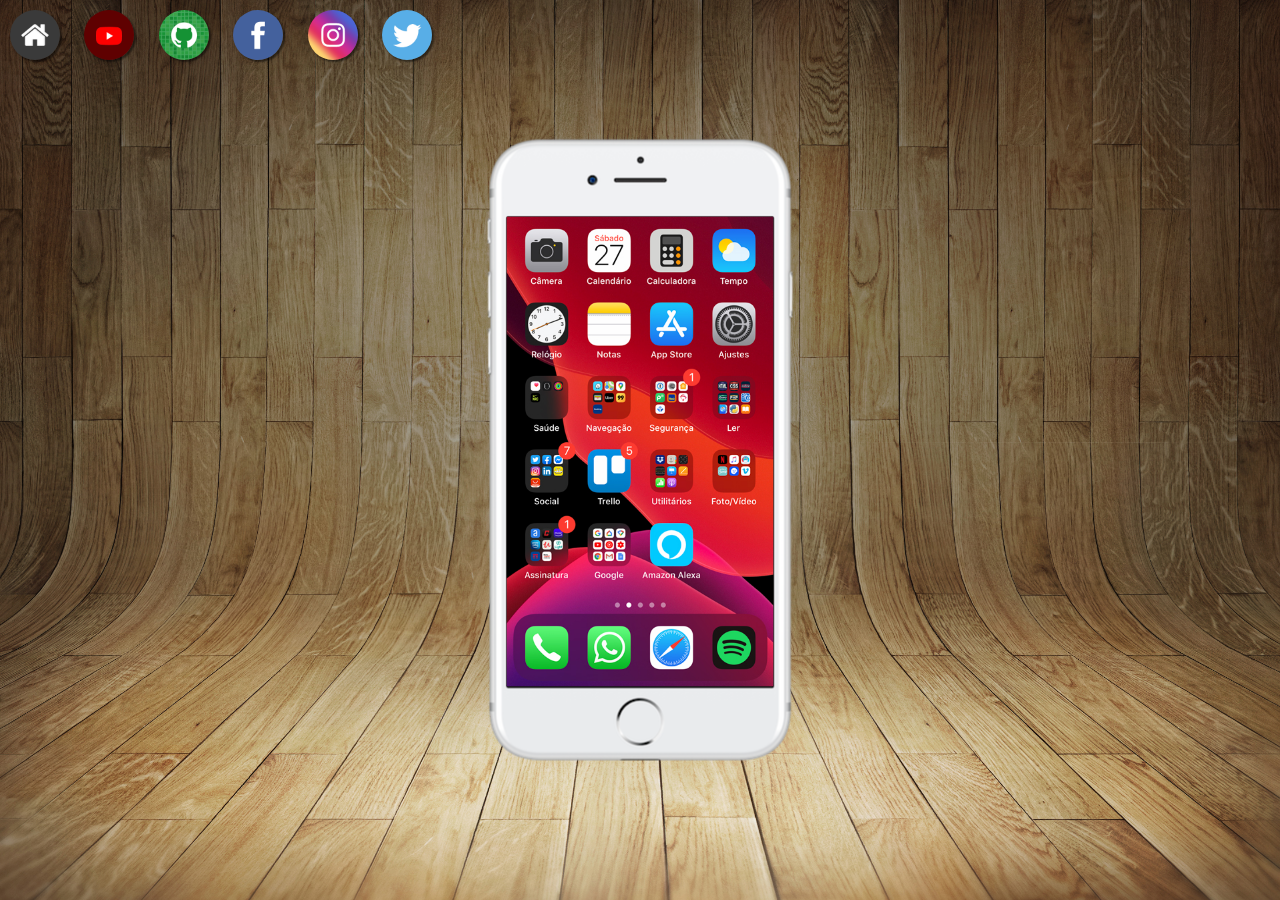
<file: index.html>
<!DOCTYPE html>
<html lang="pt-br">
<head>
    <meta charset="UTF-8">
    <meta name="viewport" content="width=device-width, initial-scale=1.0">
    <title>Projeto Redes-Sociais</title>
    <link rel="icon" href="favicon.ico">
    <link rel="stylesheet" href="estilos/style.css">
</head>
<body>
    <main>
        <section id="telefone">
            <iframe src="home.html" name="tela" id="tela" frameborder="0"></iframe>
        </section>
        <section id="redes-sociais">
            <a href="home.html" target="tela"><img src="imagens/logo-home.jpg" alt="Home"></a>
            <a href="youtube.html" target="tela"><img src="imagens/logo-youtube.jpg" alt="Youtube"></a>
            <a href="github.html" target="tela"><img src="imagens/logo-github.jpg" alt="GitHub"></a>
            <a href="facebook.html" target="tela"><img src="imagens/logo-facebook.jpg" alt="Facebook"></a>
            <a href="instagram.html" target="tela"><img src="imagens/logo-instagram.jpg" alt="Instagram"></a>
            <a href="twitter.html" target="tela"><img src="imagens/logo-twitter.jpg" alt="Twitter"></a>
        </section>
    </main>
</body>
</html>
</file>
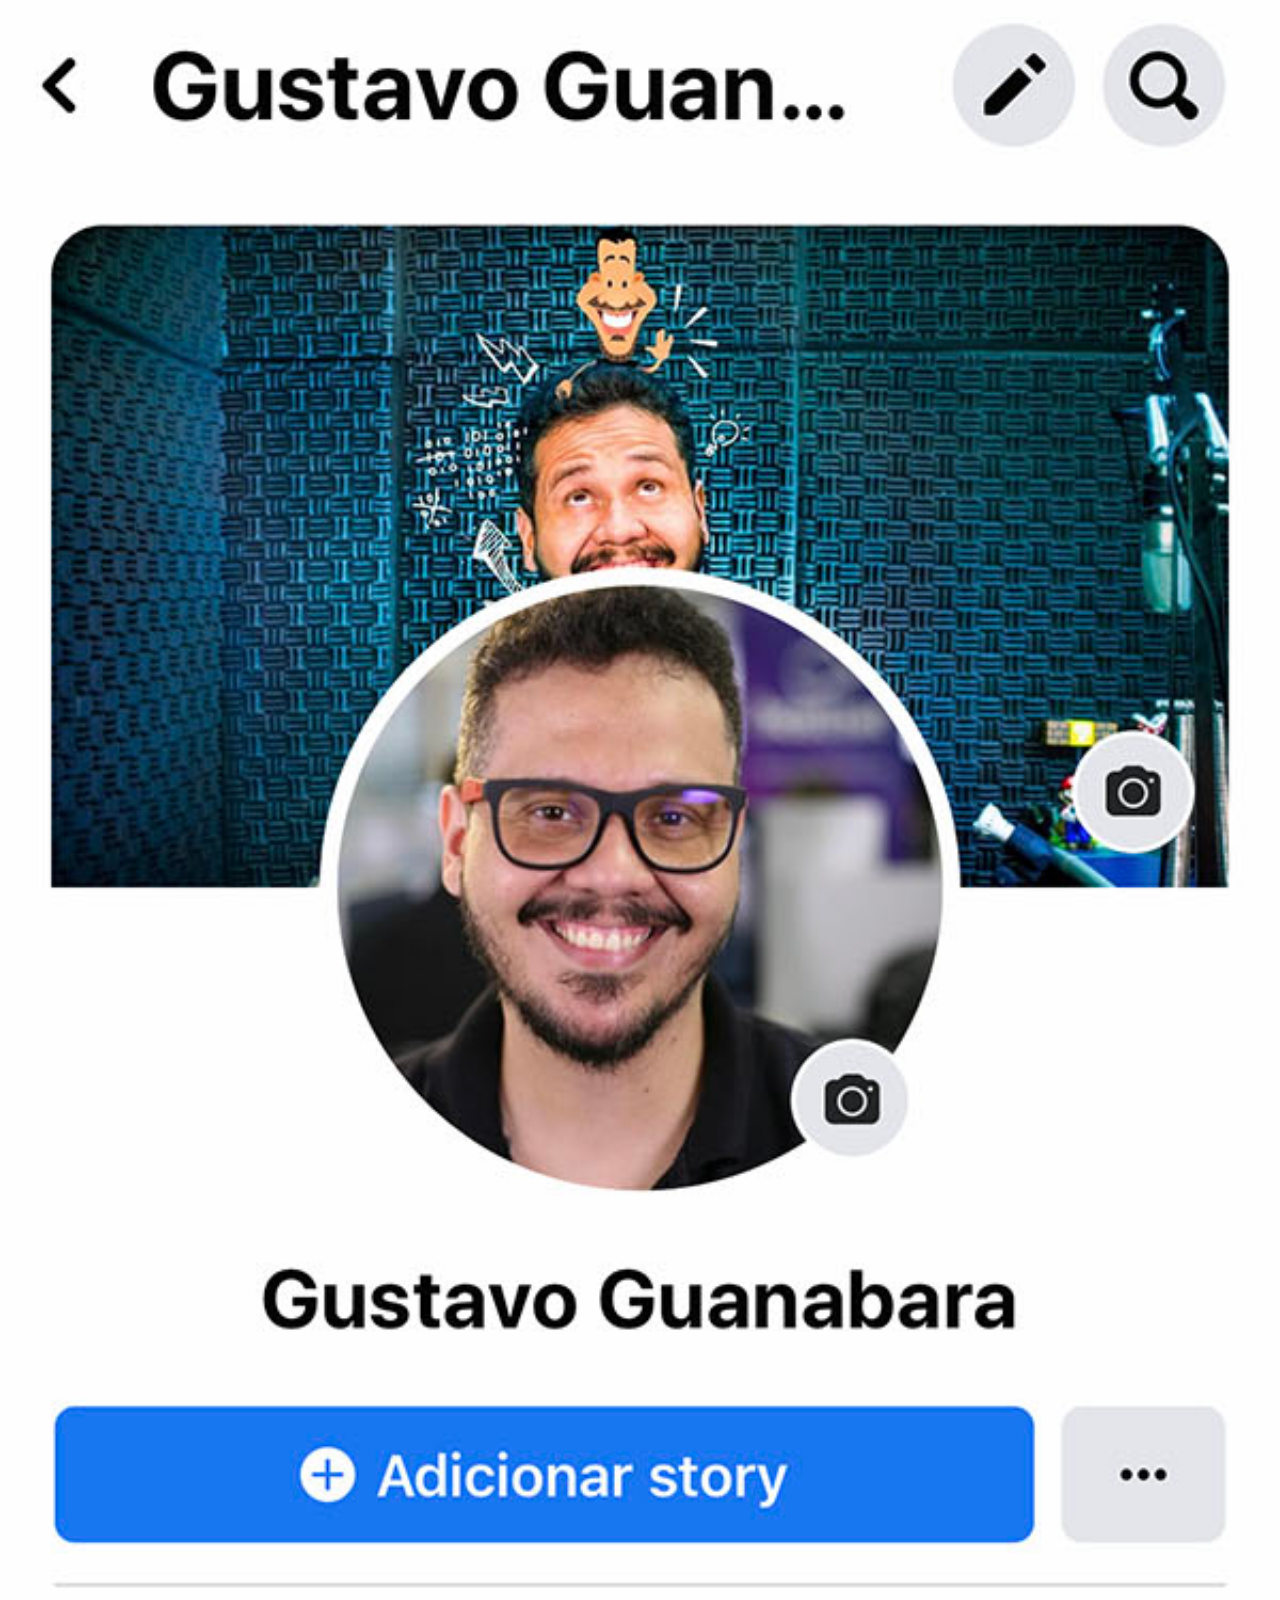
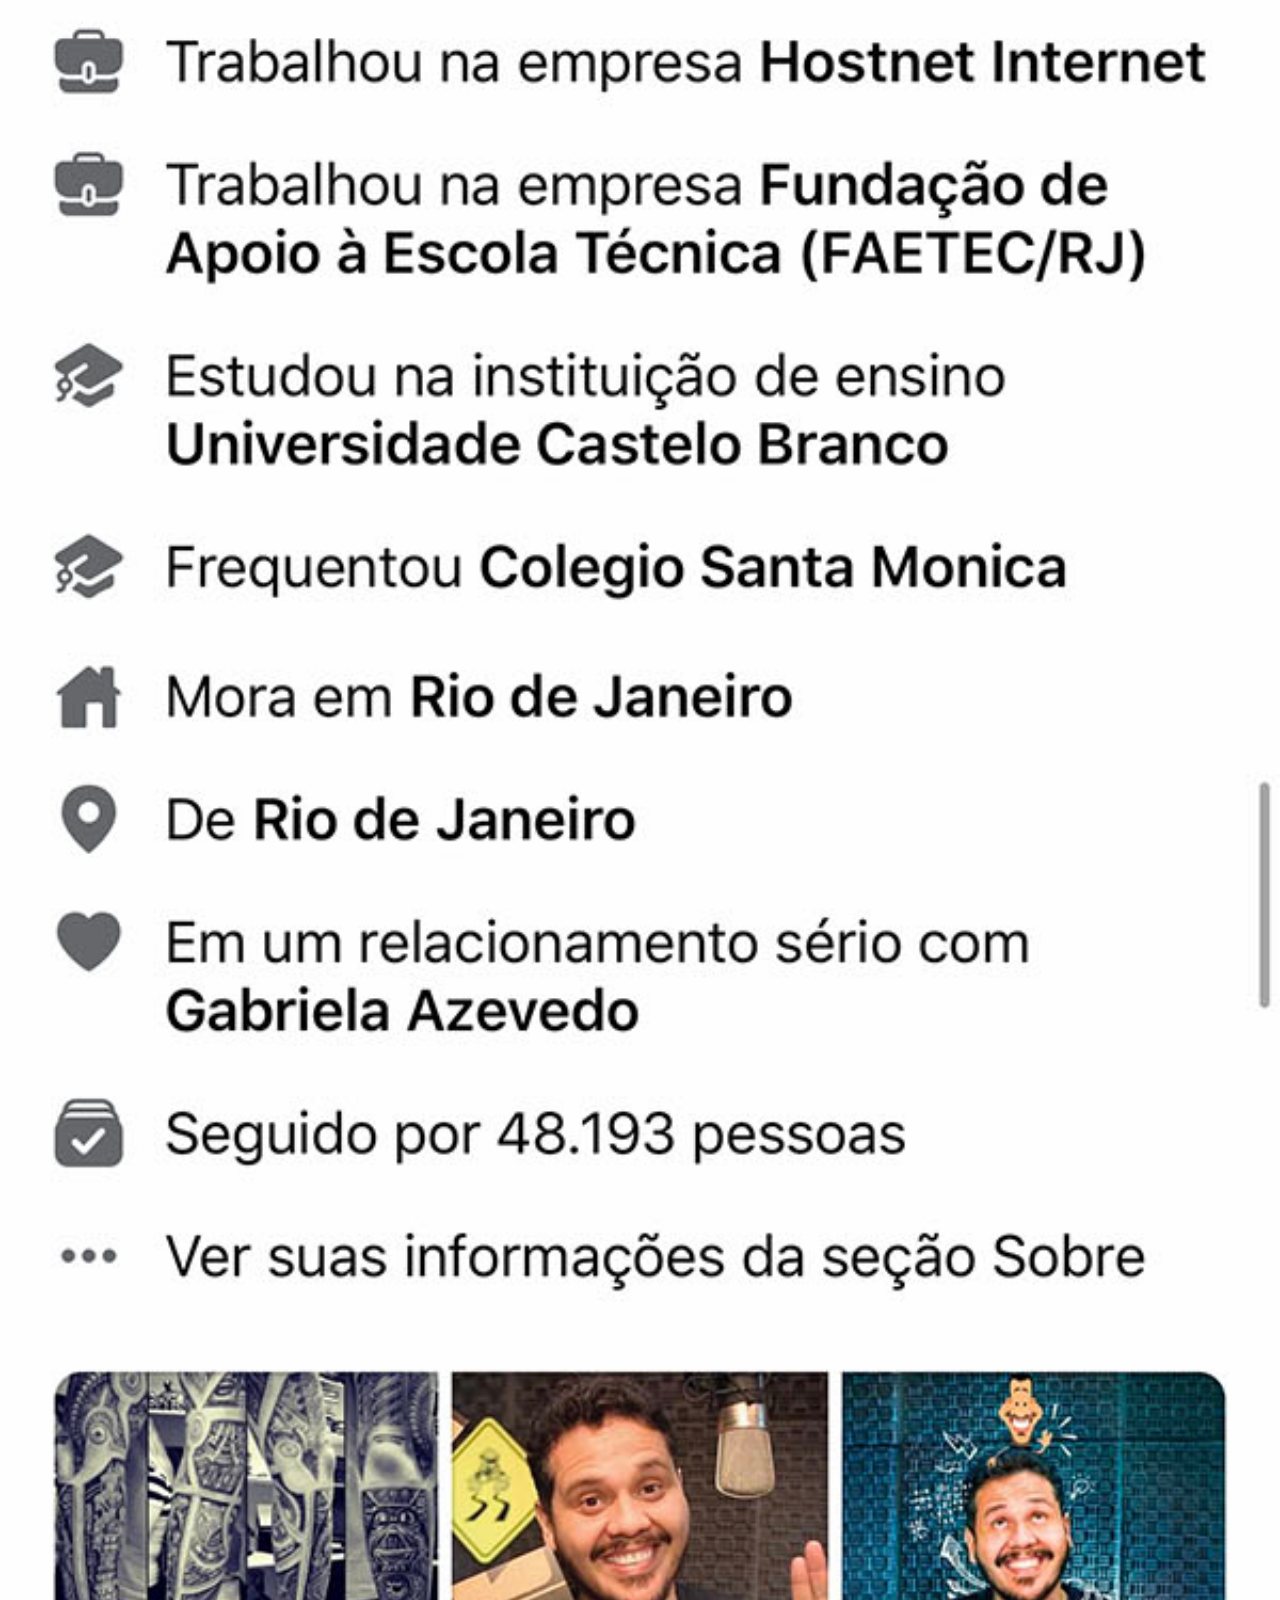
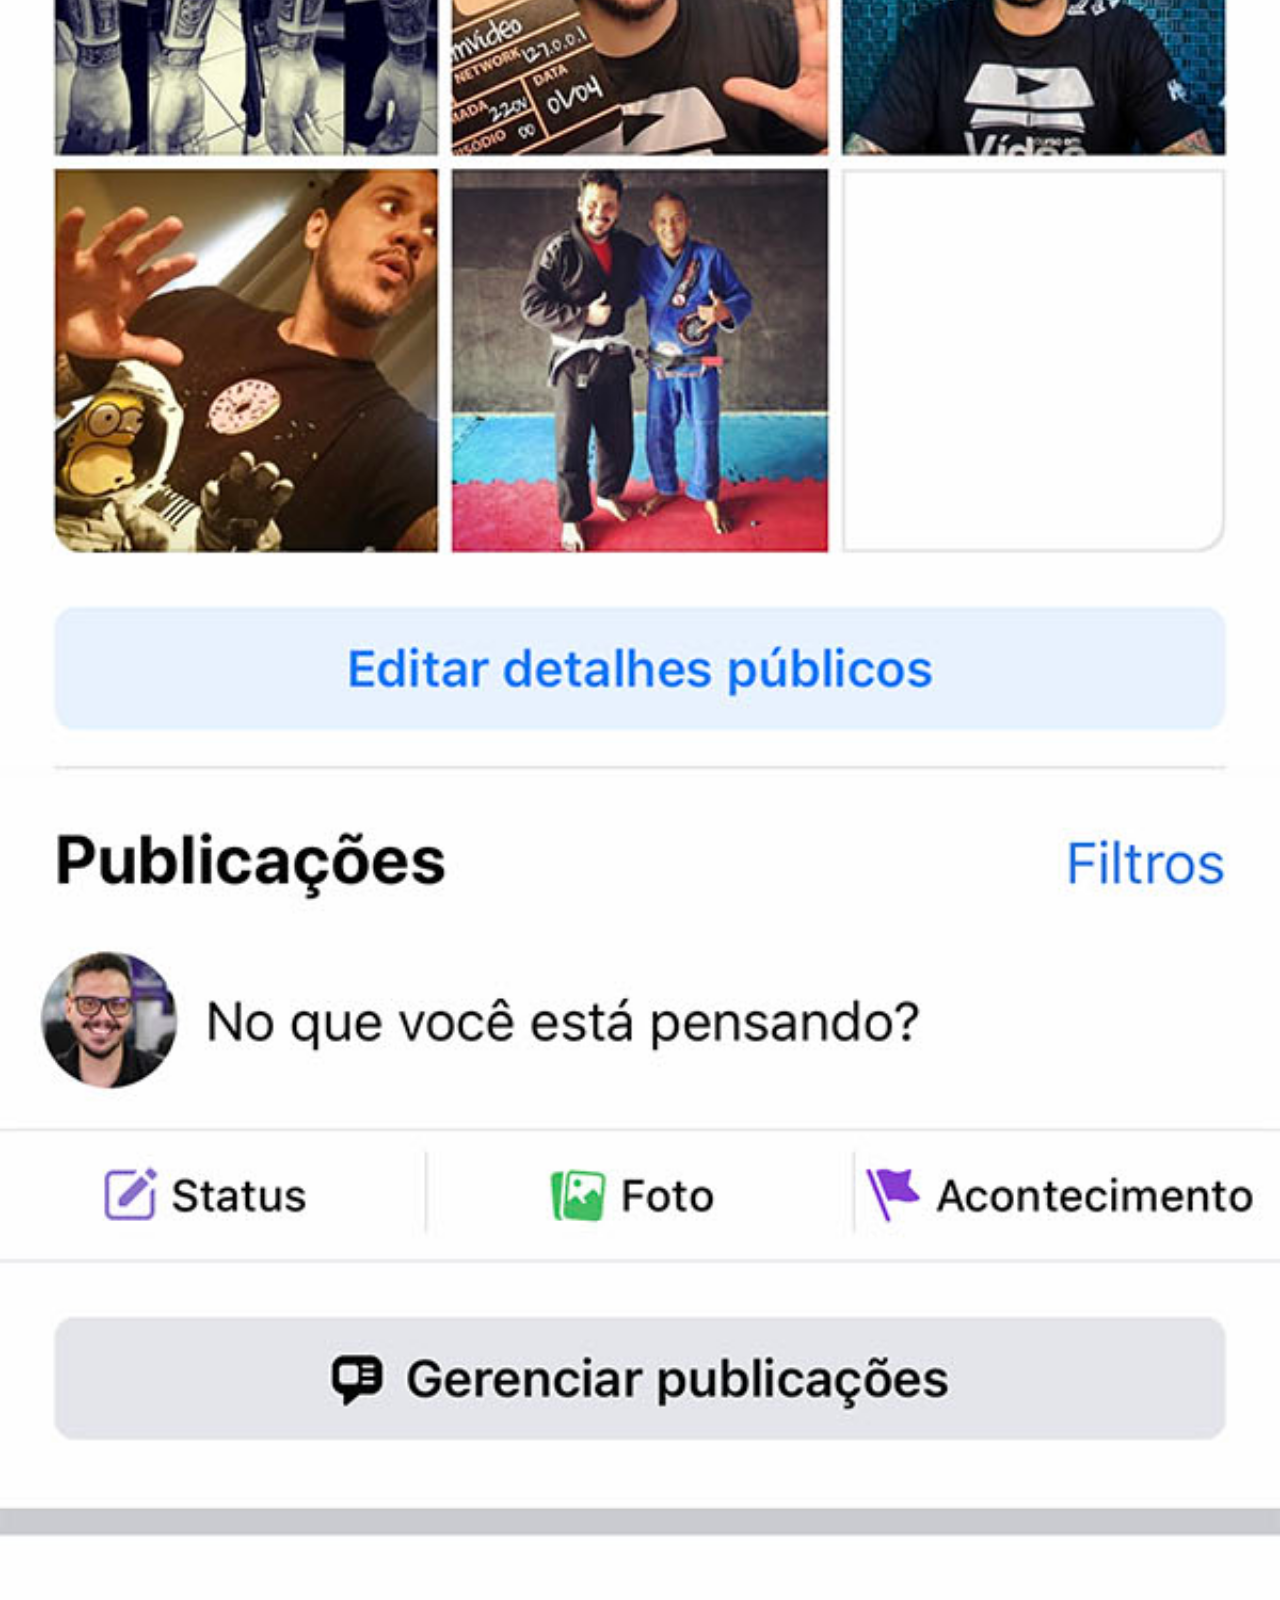
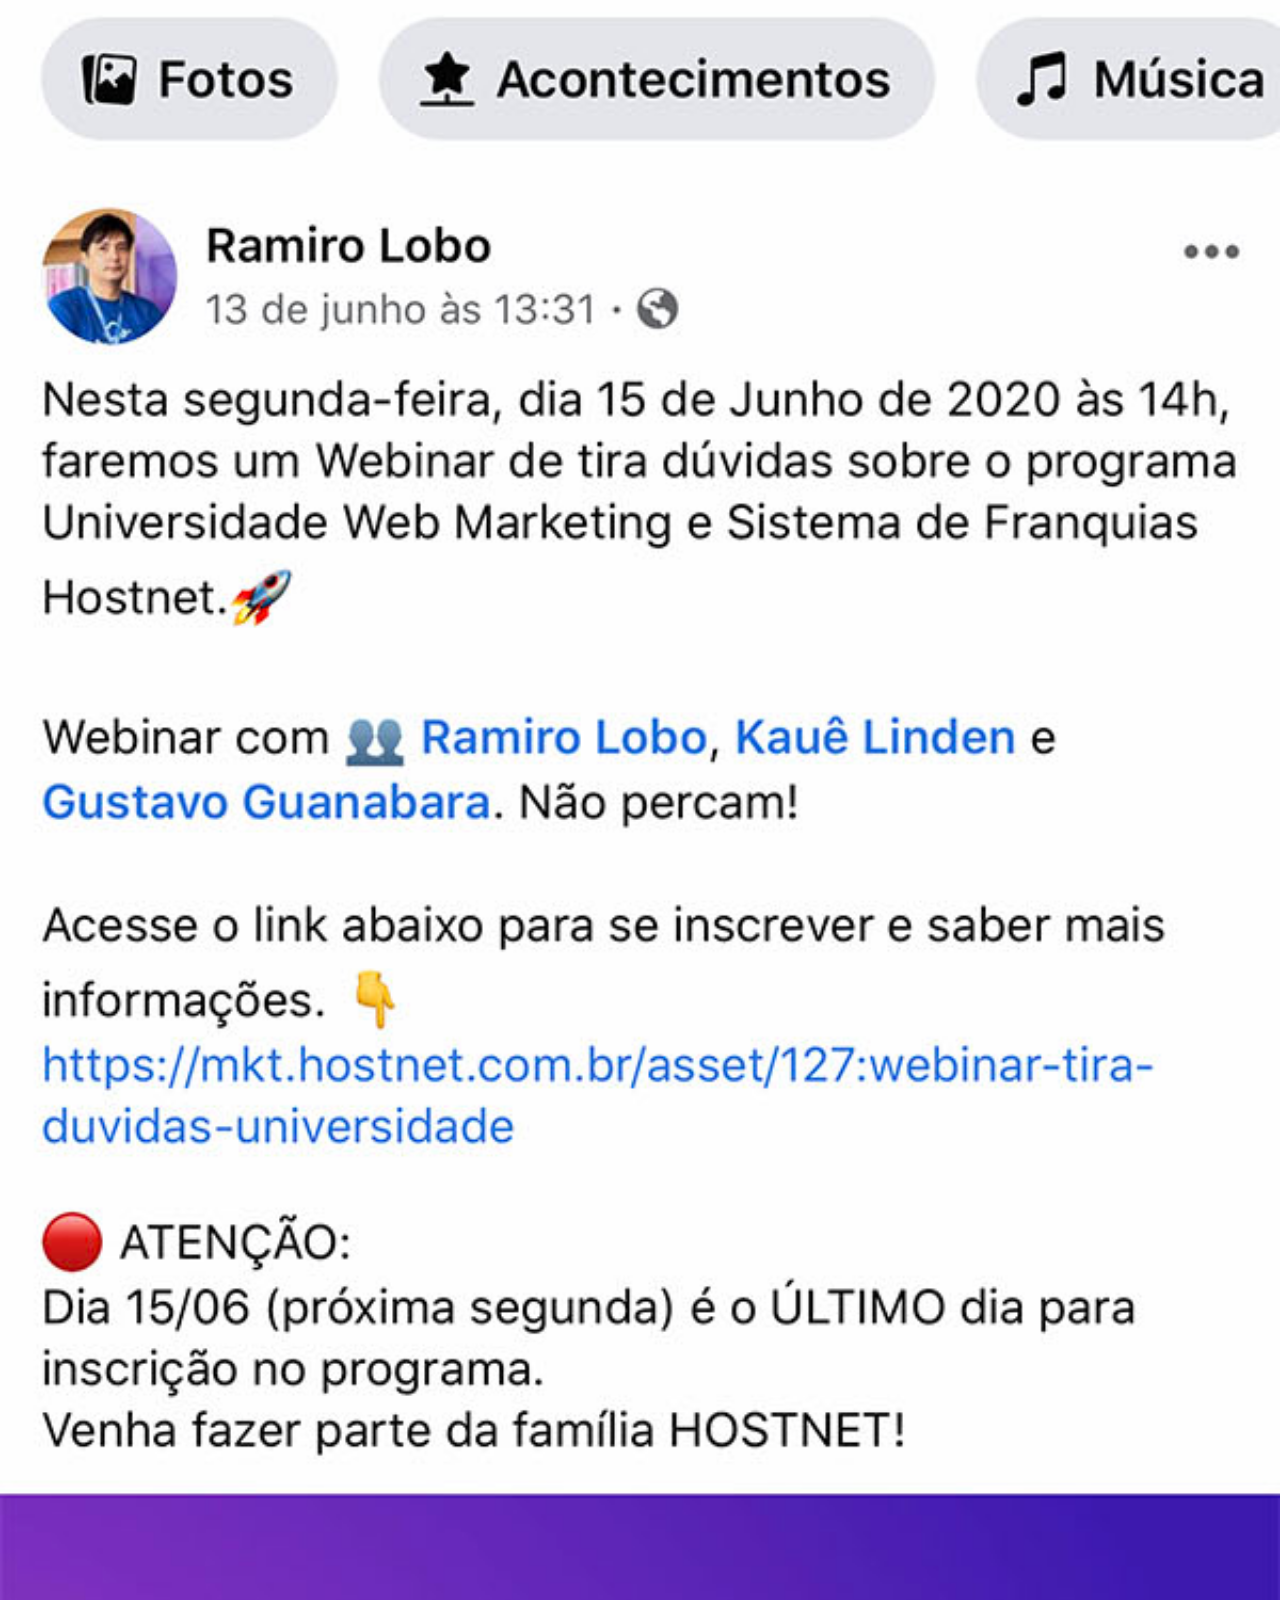
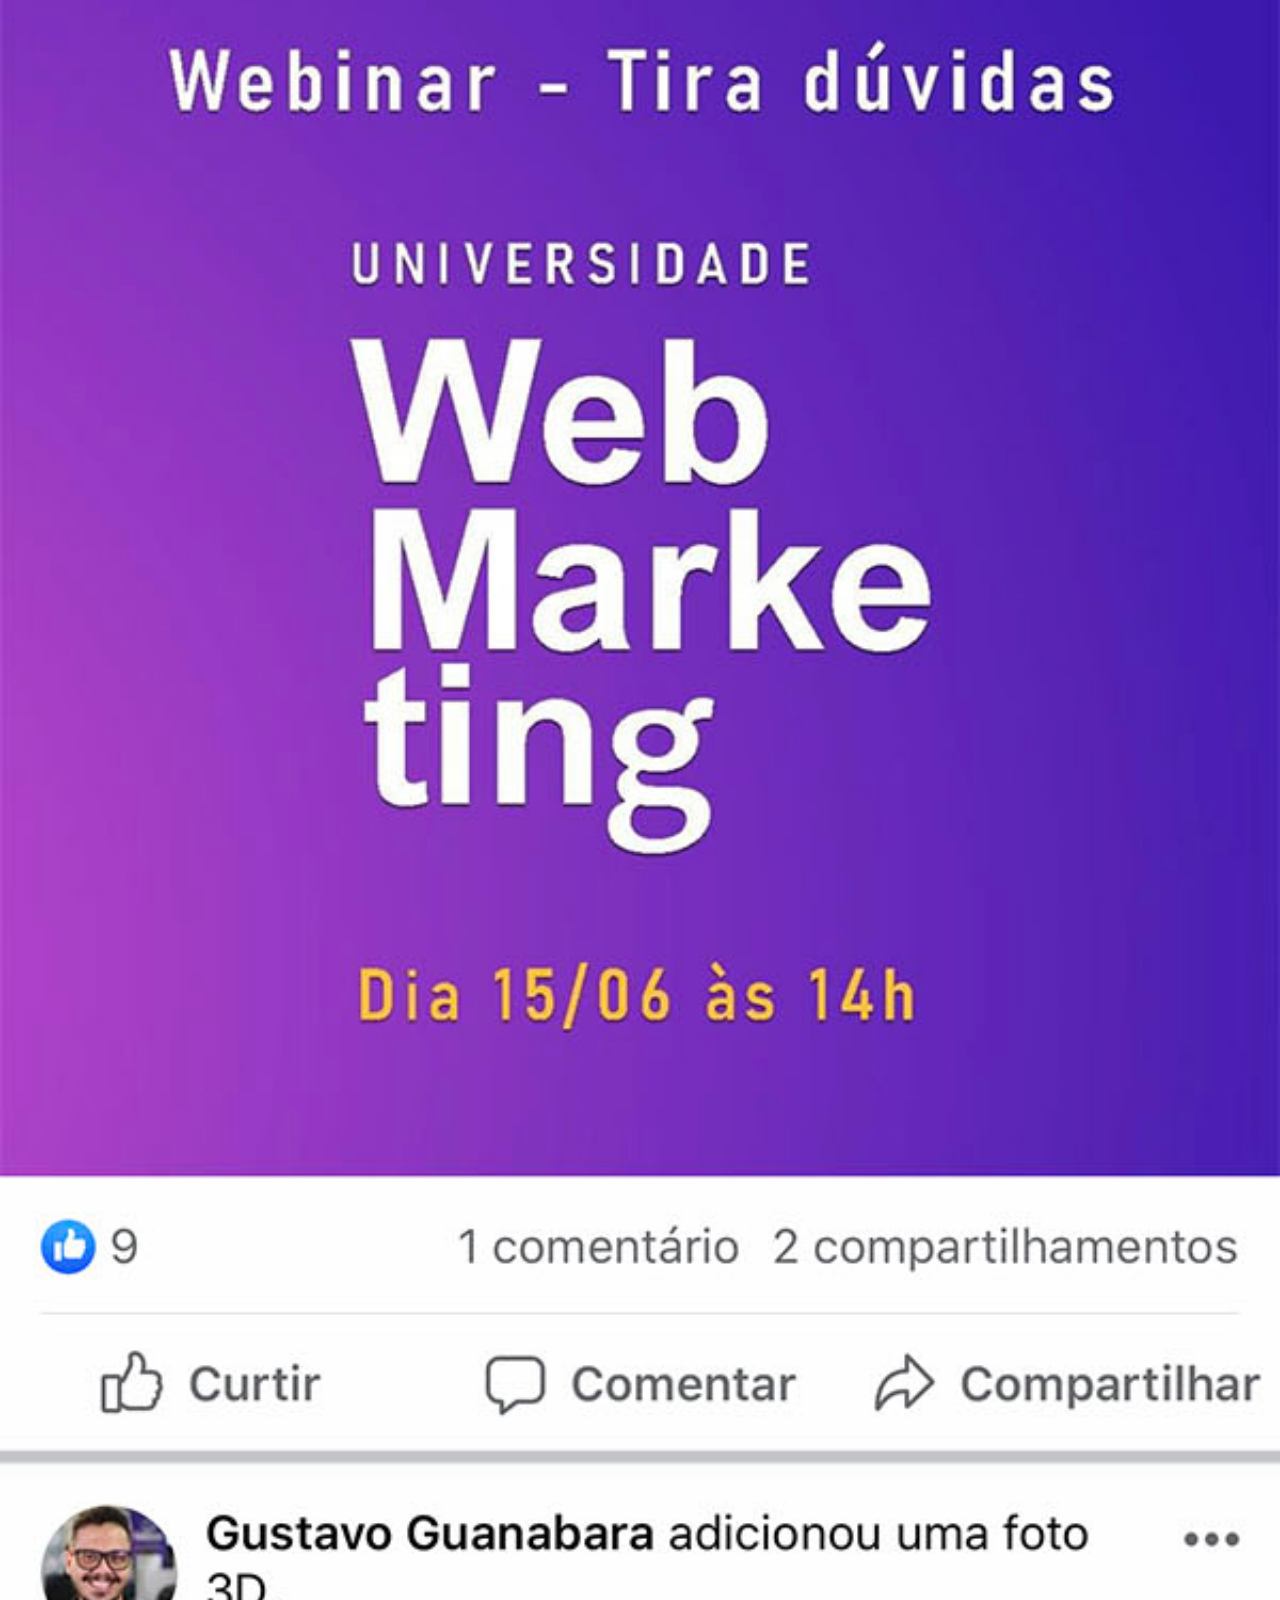
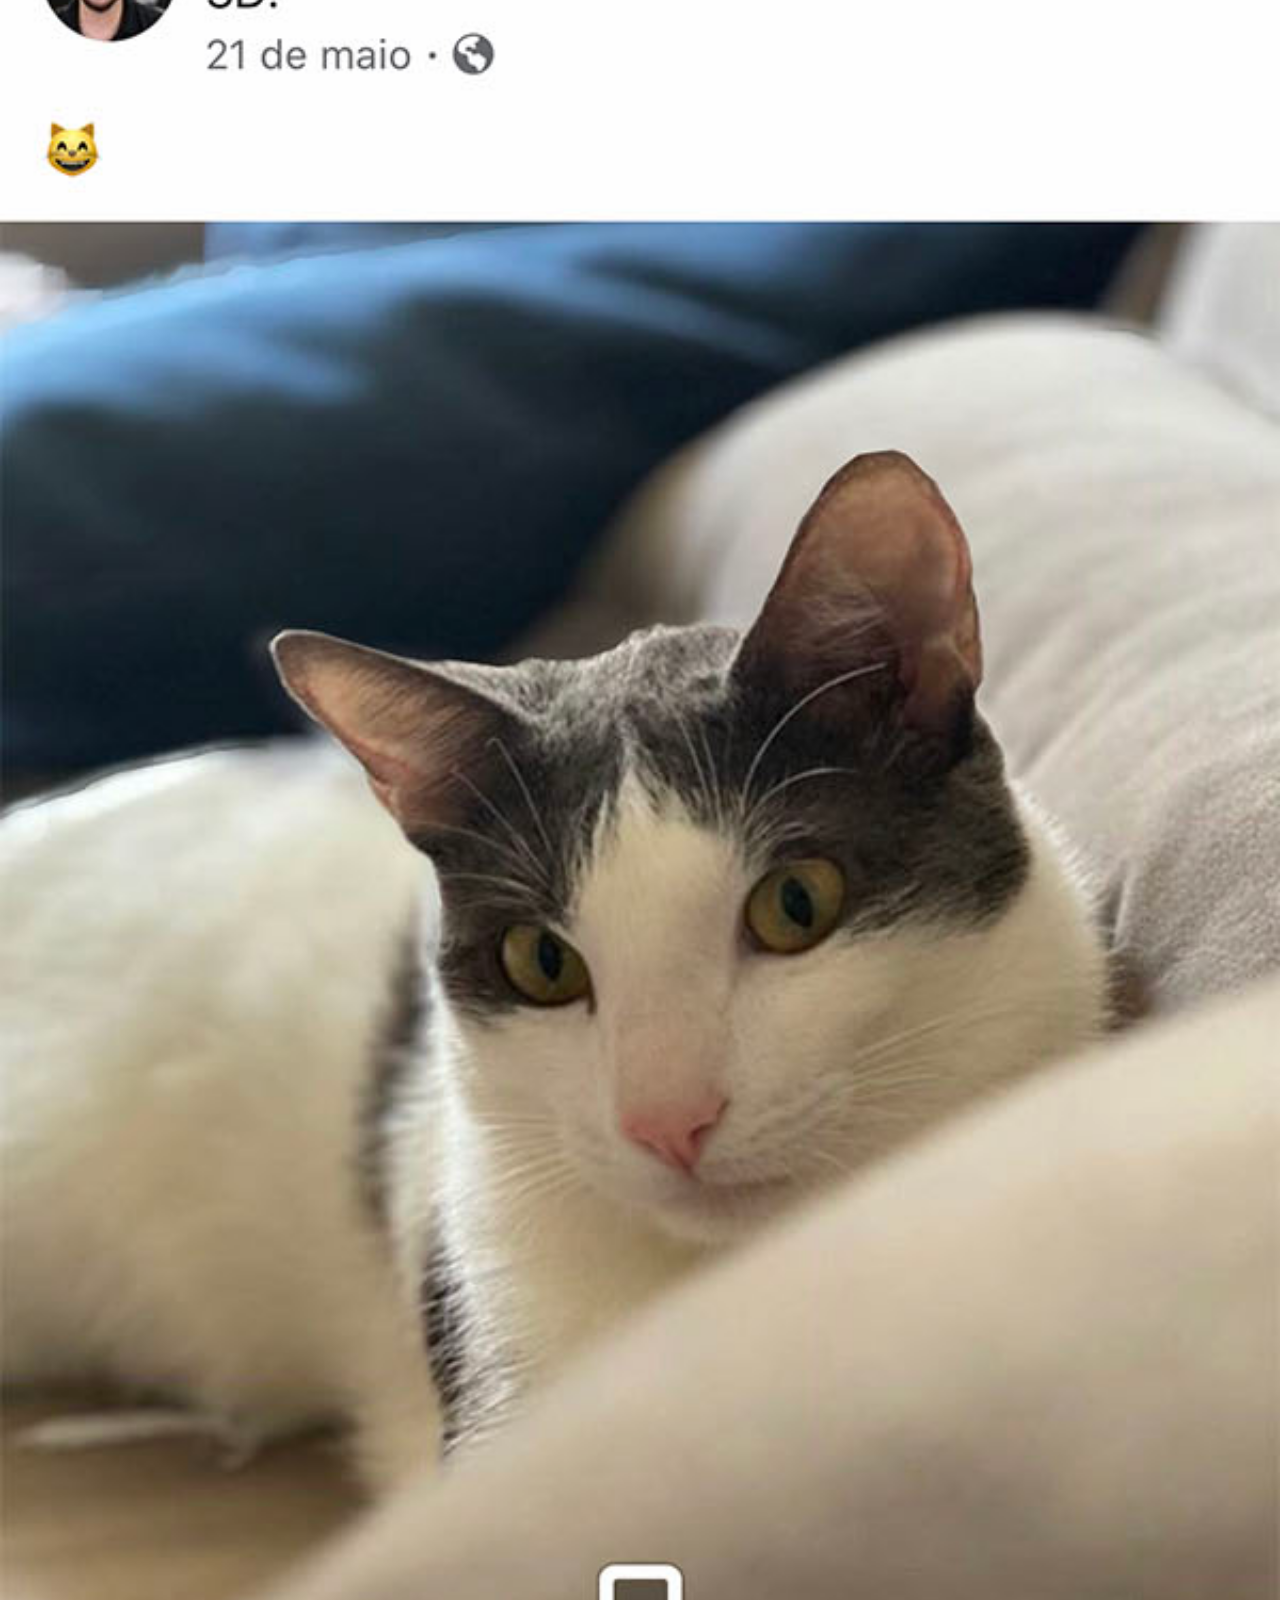
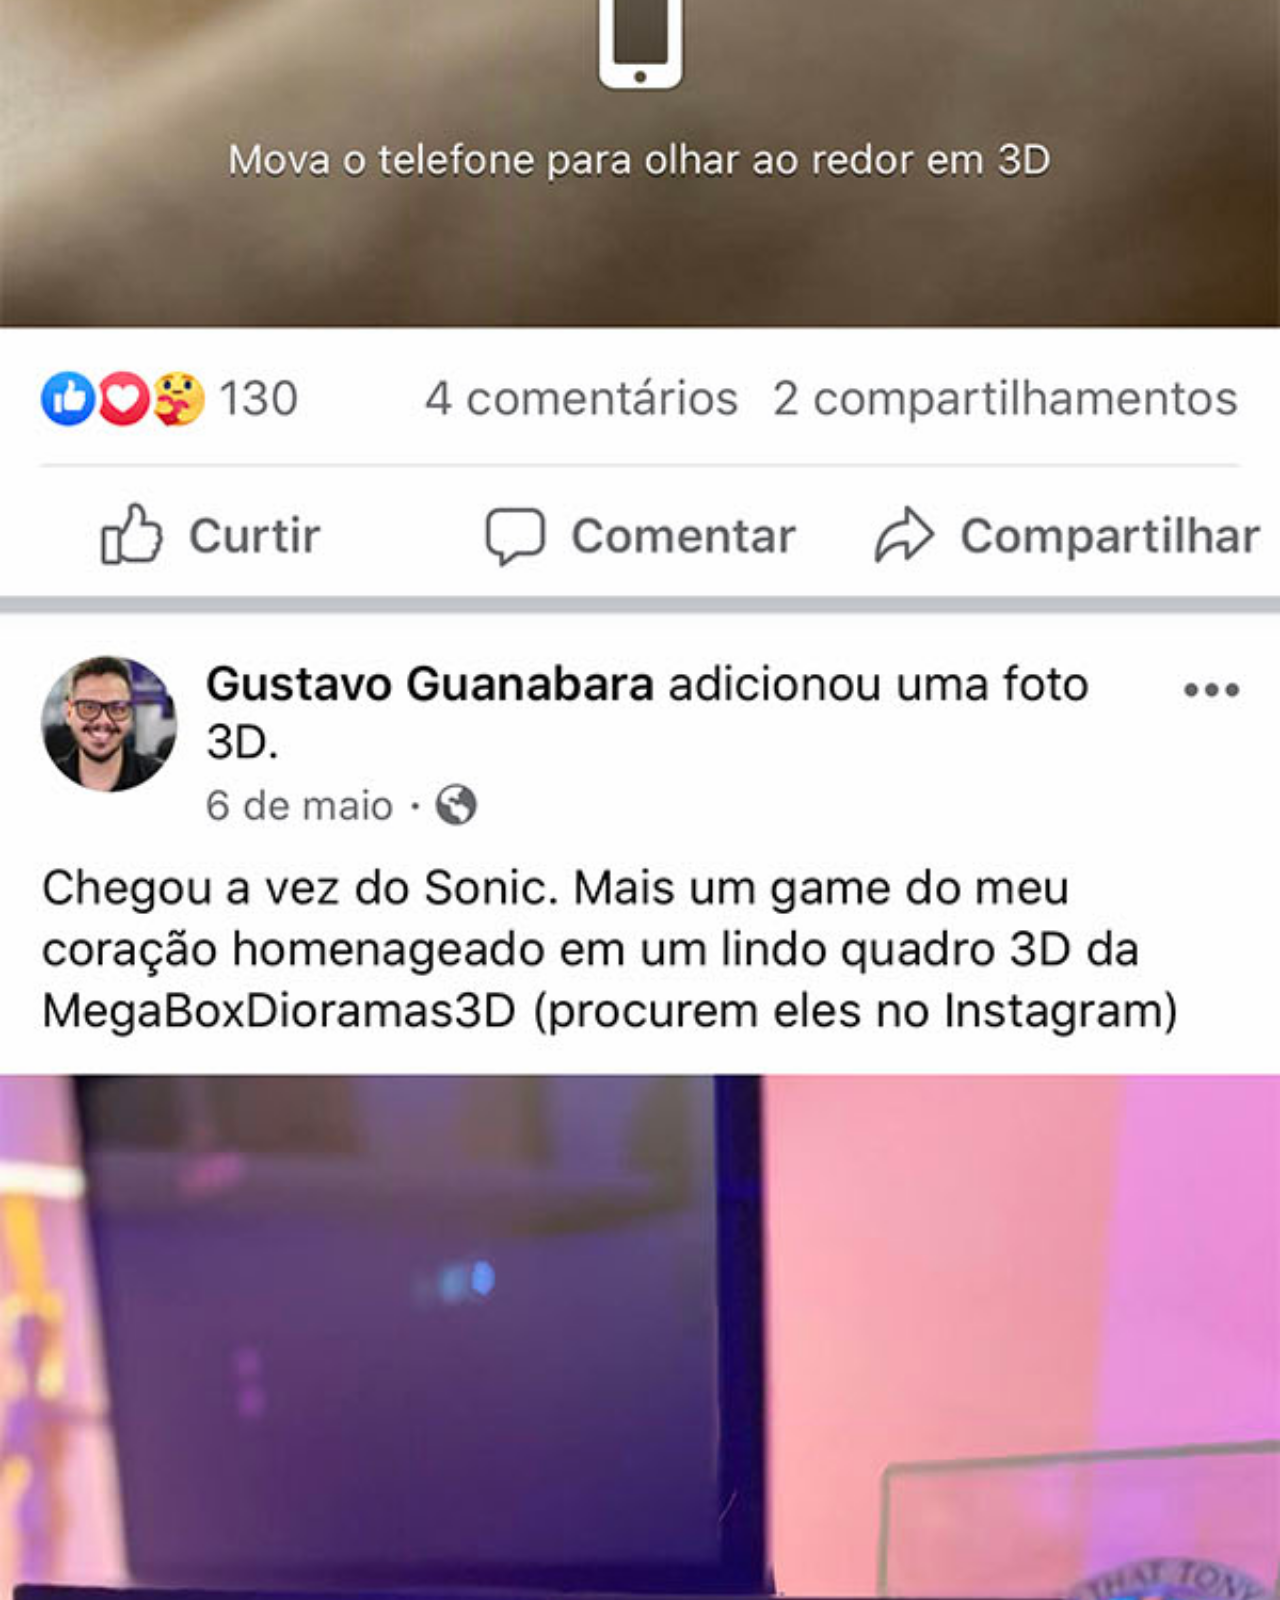
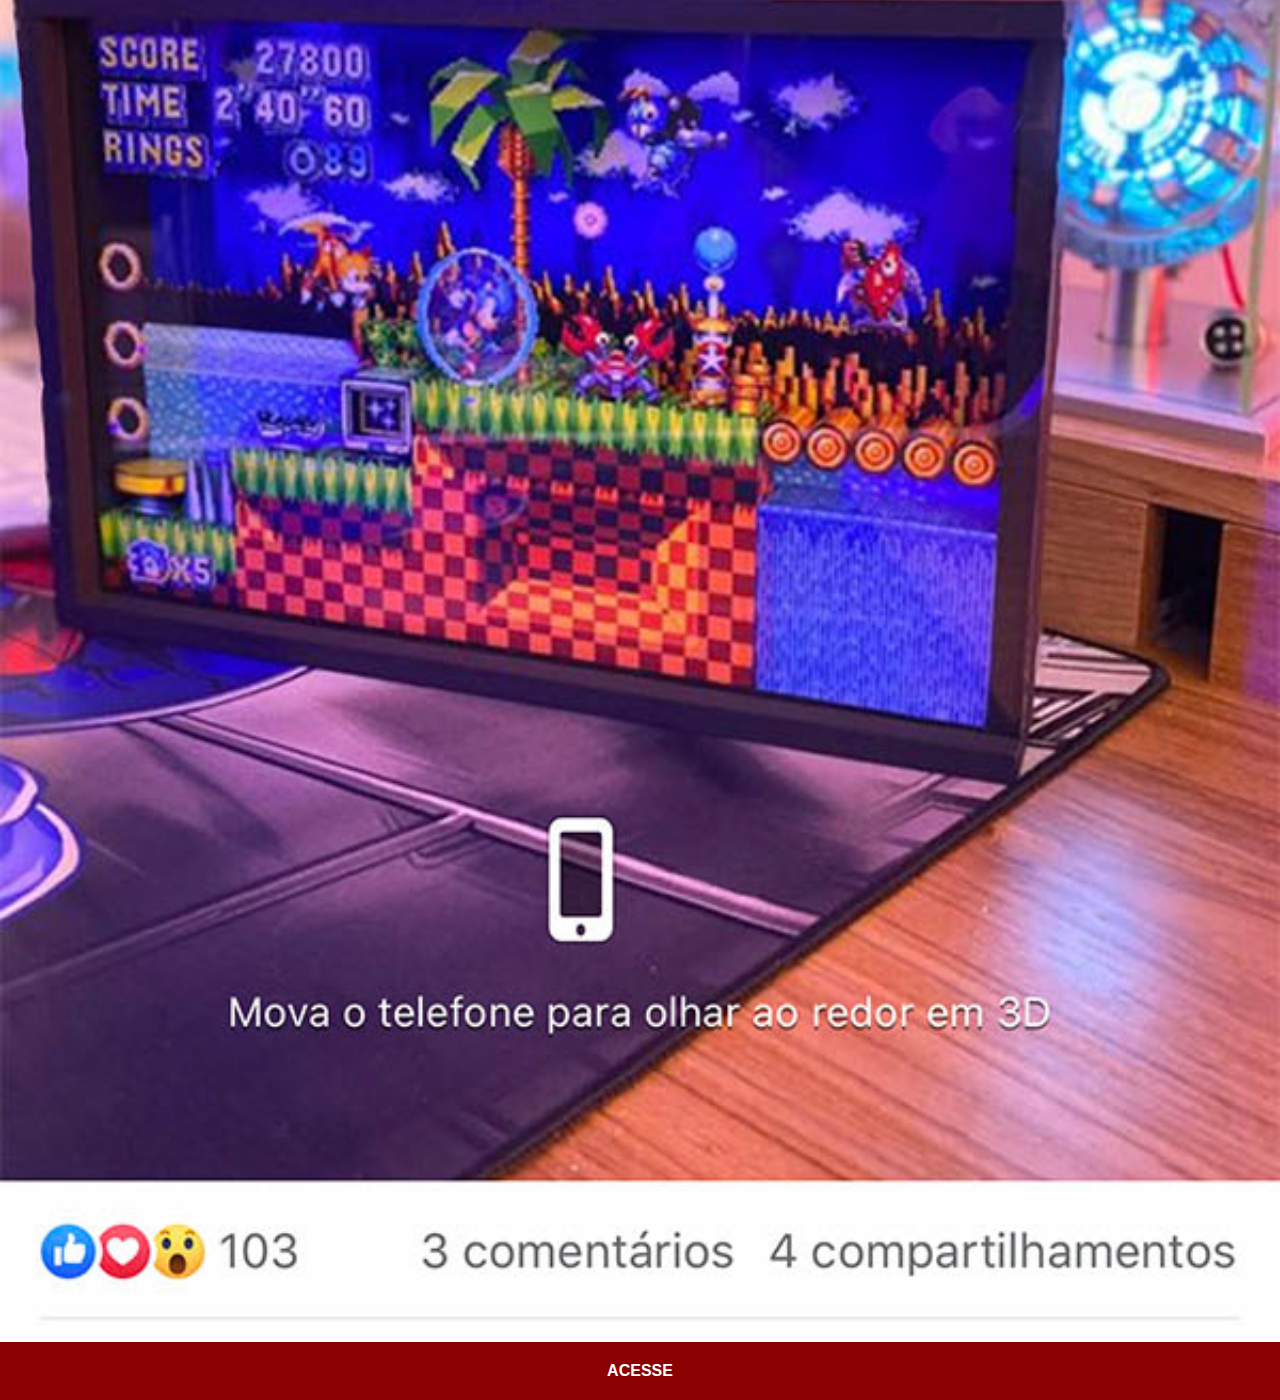
<file: facebook.html>
<!DOCTYPE html>
<html lang="pt-br">
<head>
    <meta charset="UTF-8">
    <meta name="viewport" content="width=device-width, initial-scale=1.0">
    <title>Facebook</title>
    <link rel="stylesheet" href="estilos/social.css">
</head>
<body>
    <img src="imagens/tela-facebook.jpg" alt="Facebook">
    <a href="https://www.facebook.com/gustavoguanabara/?locale=pt_BR" target="_blank">ACESSE</a>
</body>
</html>
</file>
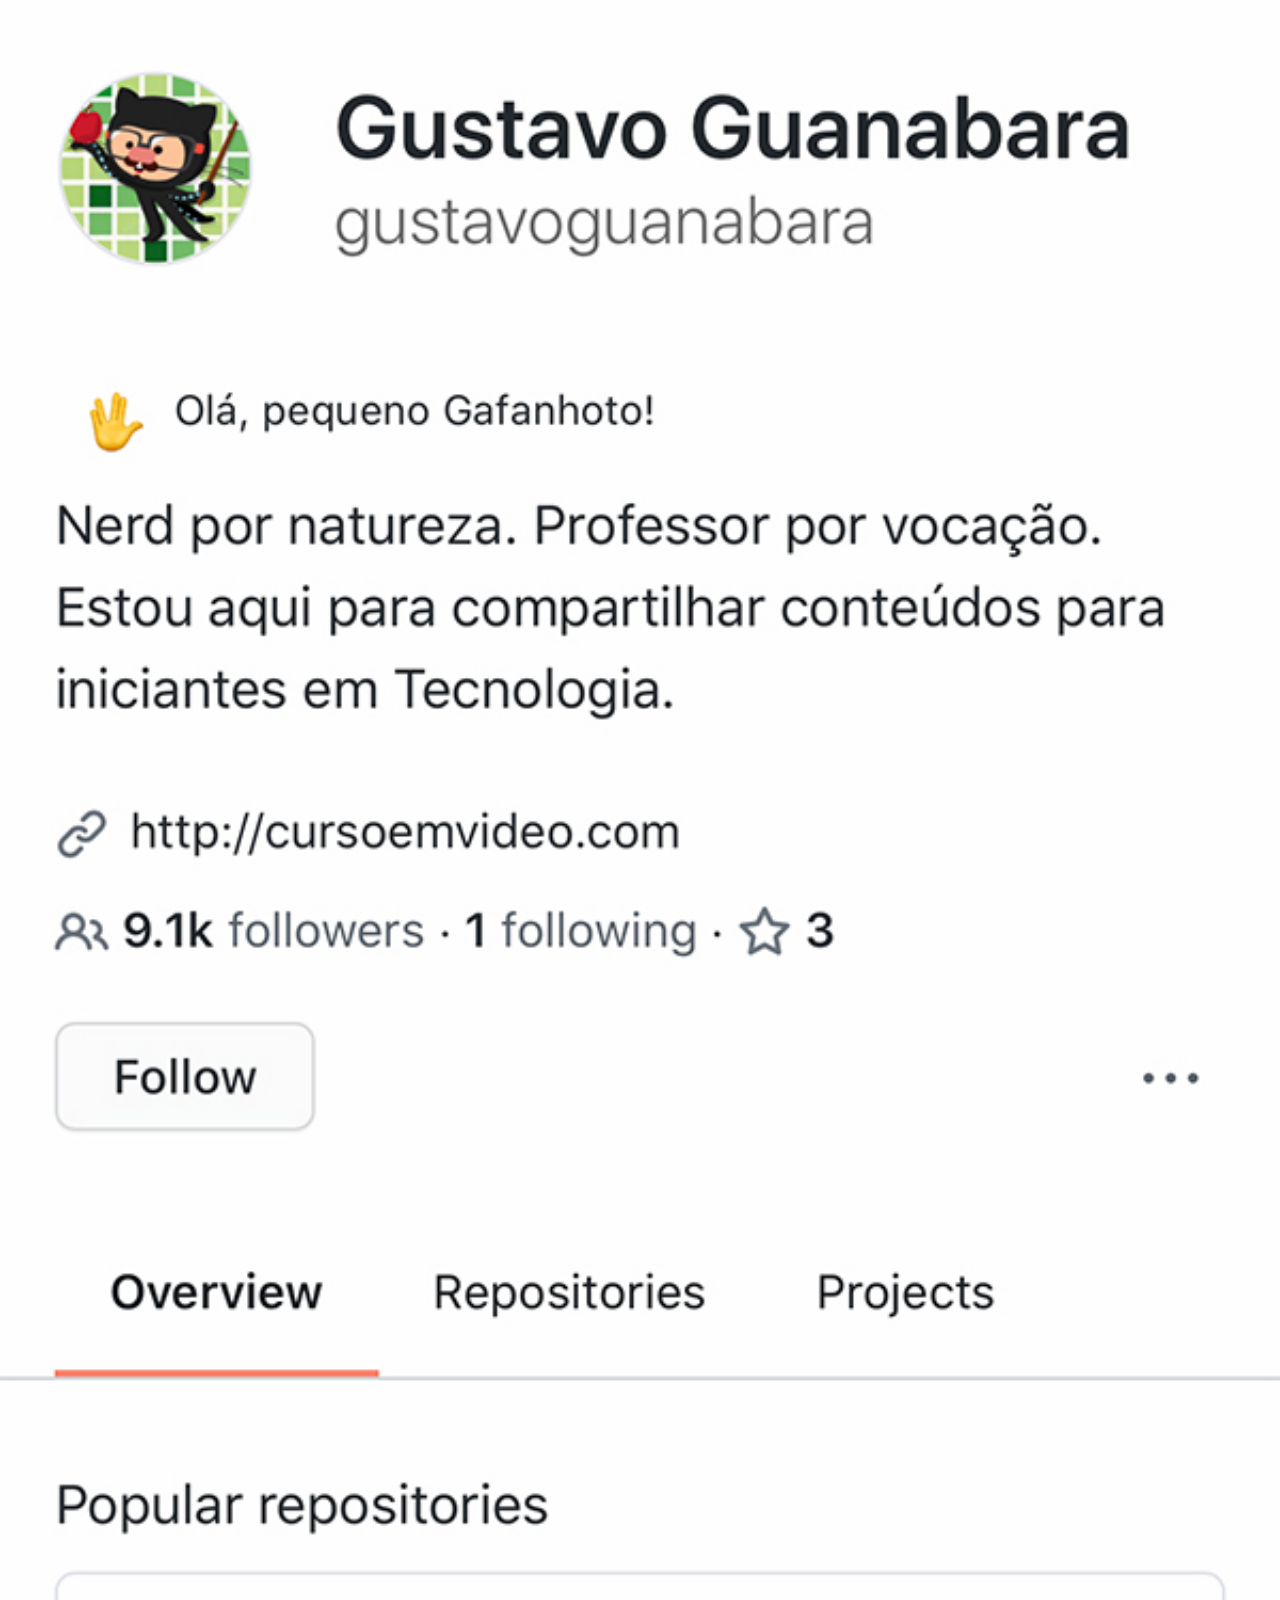
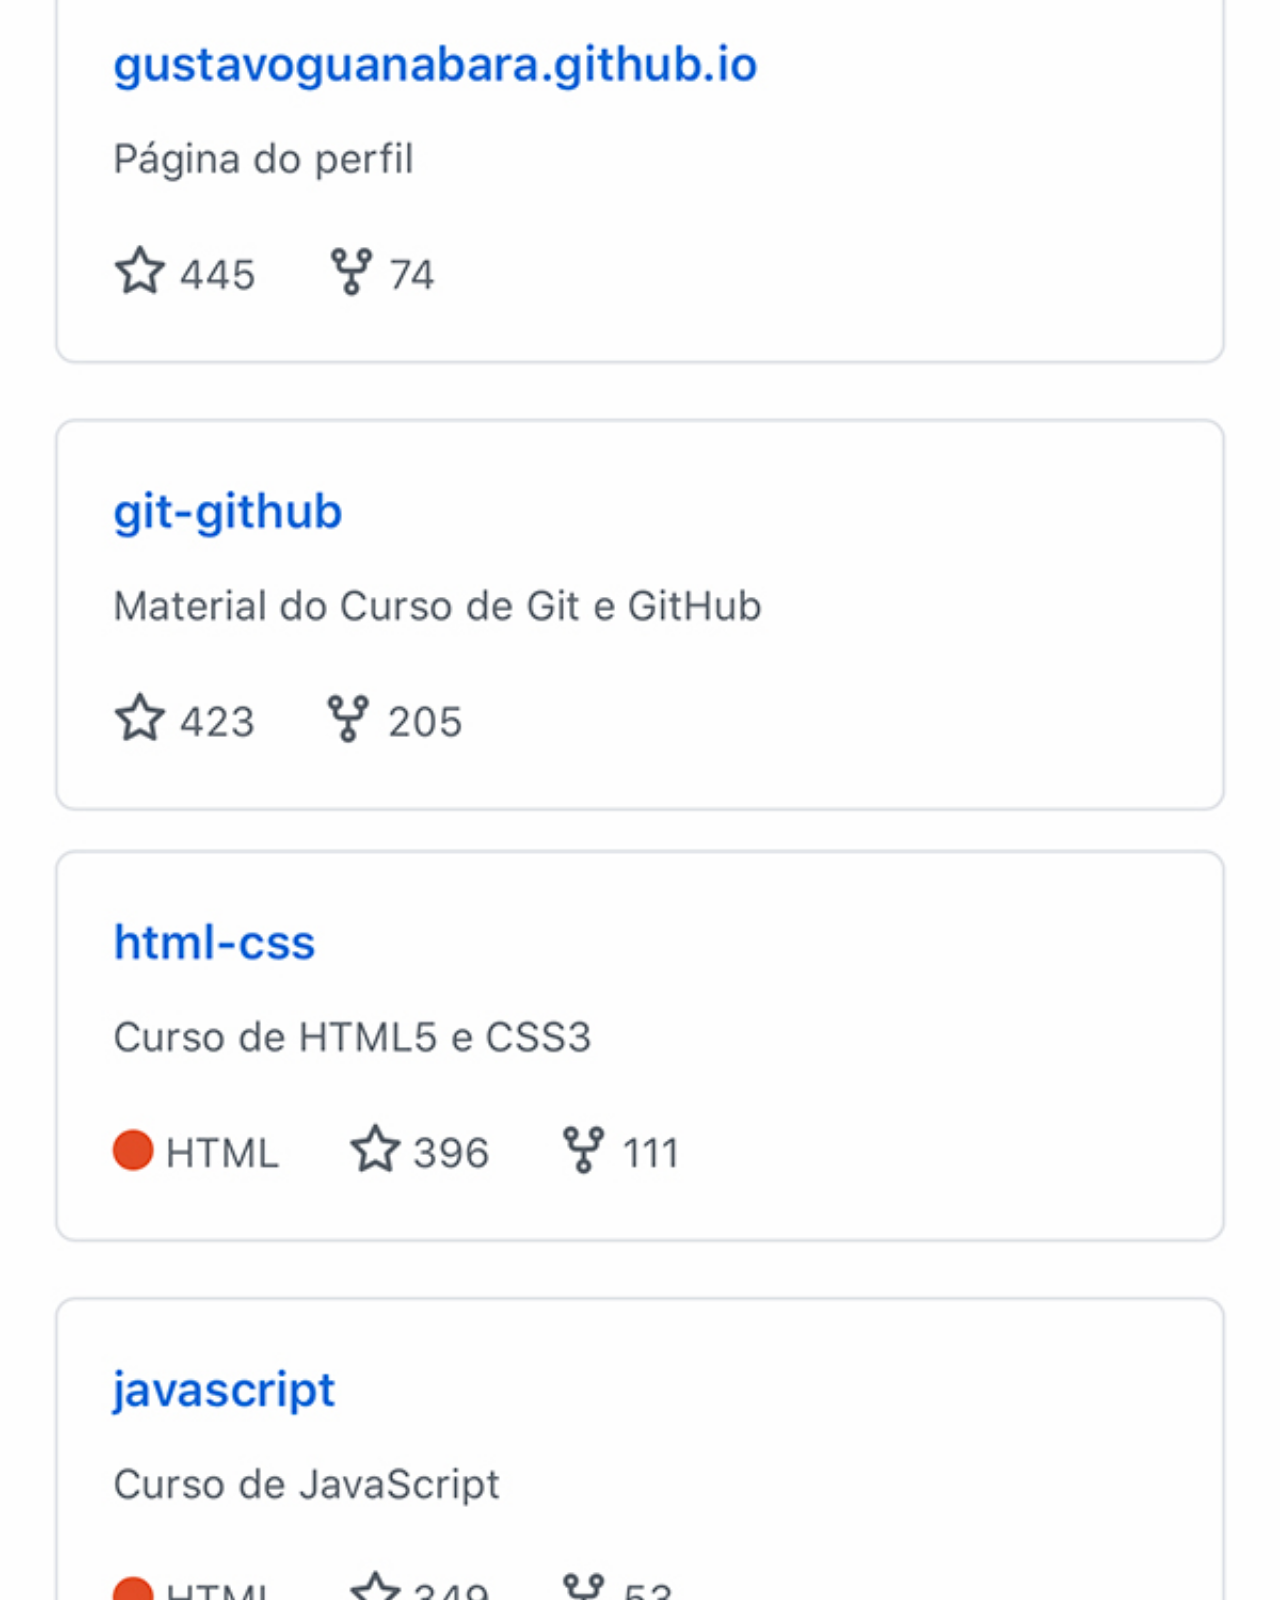
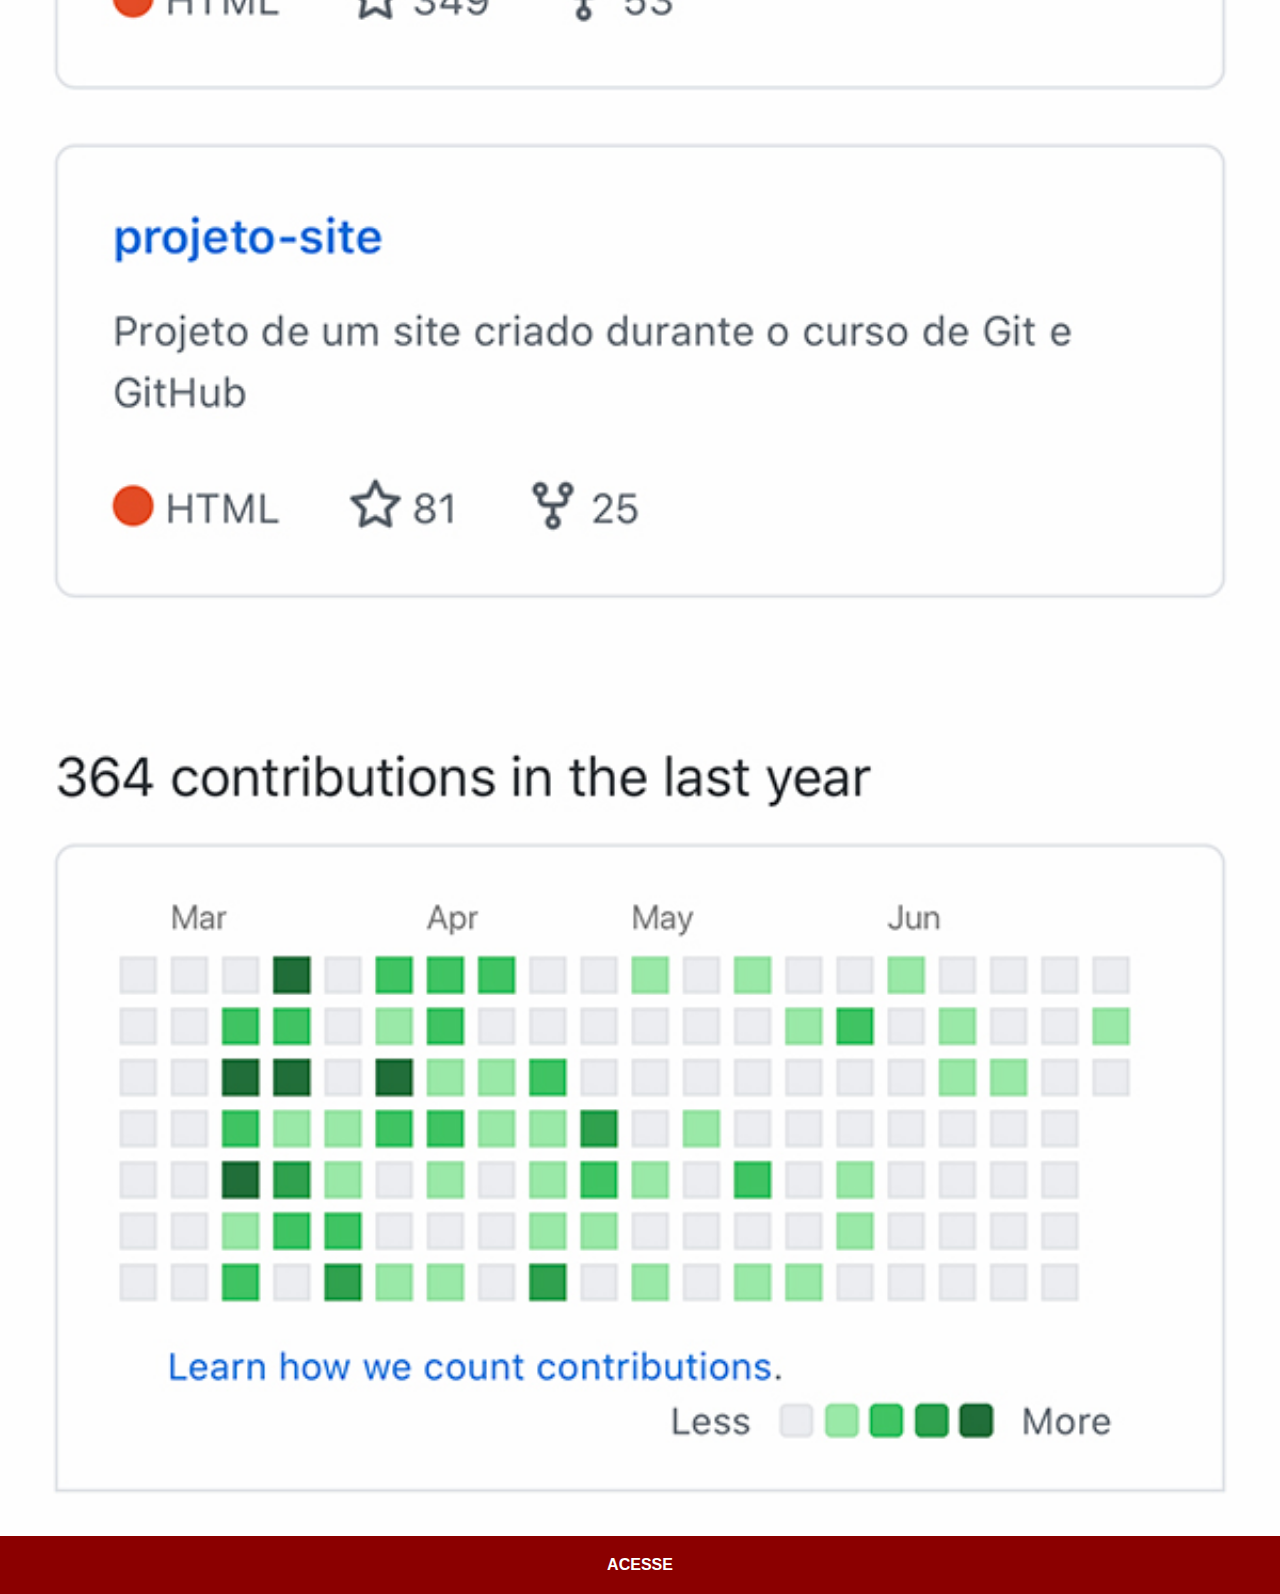
<file: github.html>
<!DOCTYPE html>
<html lang="pt-br">
<head>
    <meta charset="UTF-8">
    <meta name="viewport" content="width=device-width, initial-scale=1.0">
    <title>GitHub</title>
    <link rel="stylesheet" href="estilos/social.css">
</head>
<body>
    <img src="imagens/tela-github.jpg" alt="Youtube">
    <a href="https://github.com/gustavoguanabara" target="_blank"> ACESSE</a>
</body>
</html>
</file>
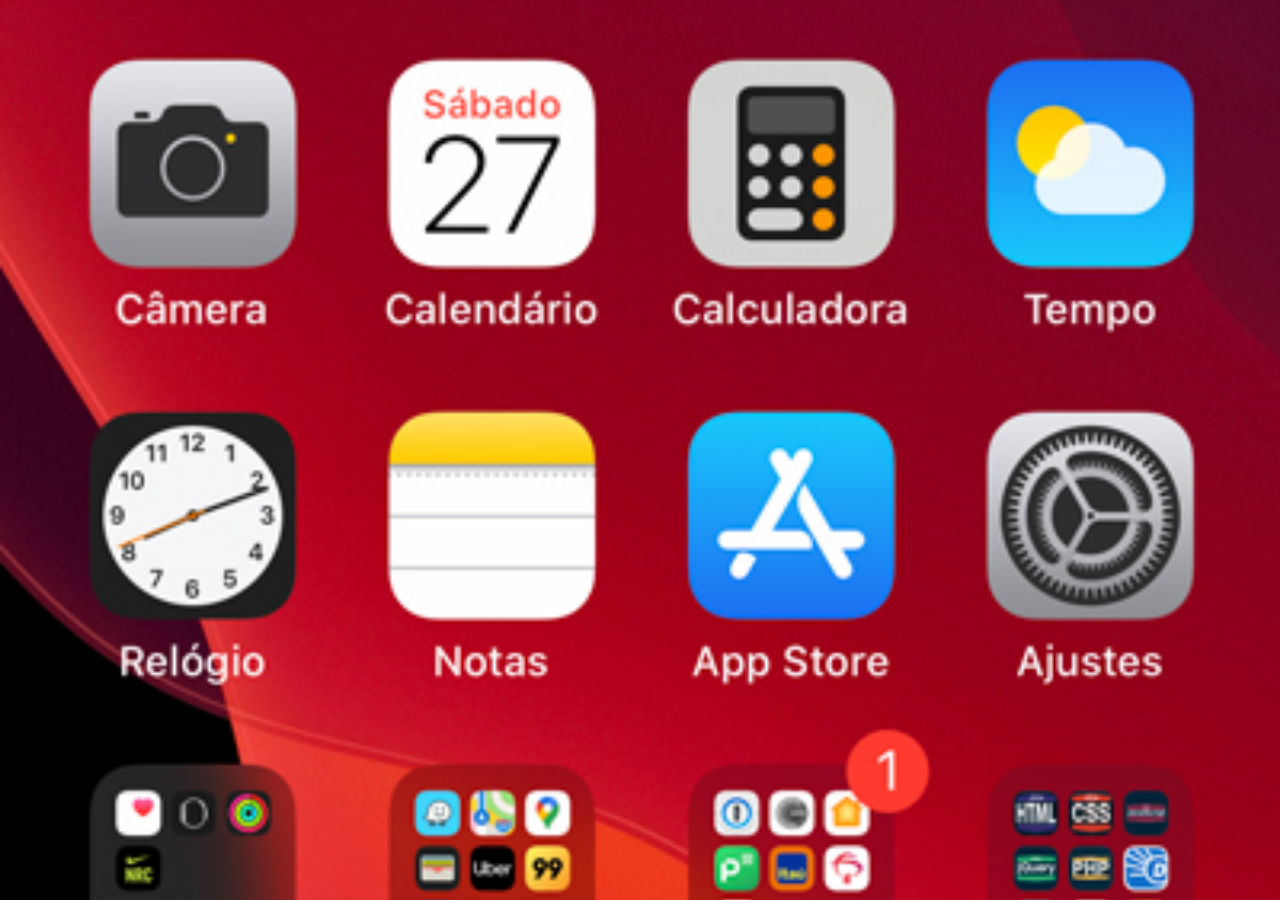
<file: home.html>
<!DOCTYPE html>
<html lang="pt-br">
<head>
    <meta charset="UTF-8">
    <meta name="viewport" content="width=device-width, initial-scale=1.0">
    <title>Home</title>
</head>
<style>
    * {
        margin: 0px;
        padding: 0px;
    }

    body {
        width: 100vw;
        height: 100vh;
        background: black url(imagens/tela-home.jpg) no-repeat top center;
        background-size: cover;
    }
</style>
<body>
    
</body>
</html>
</file>
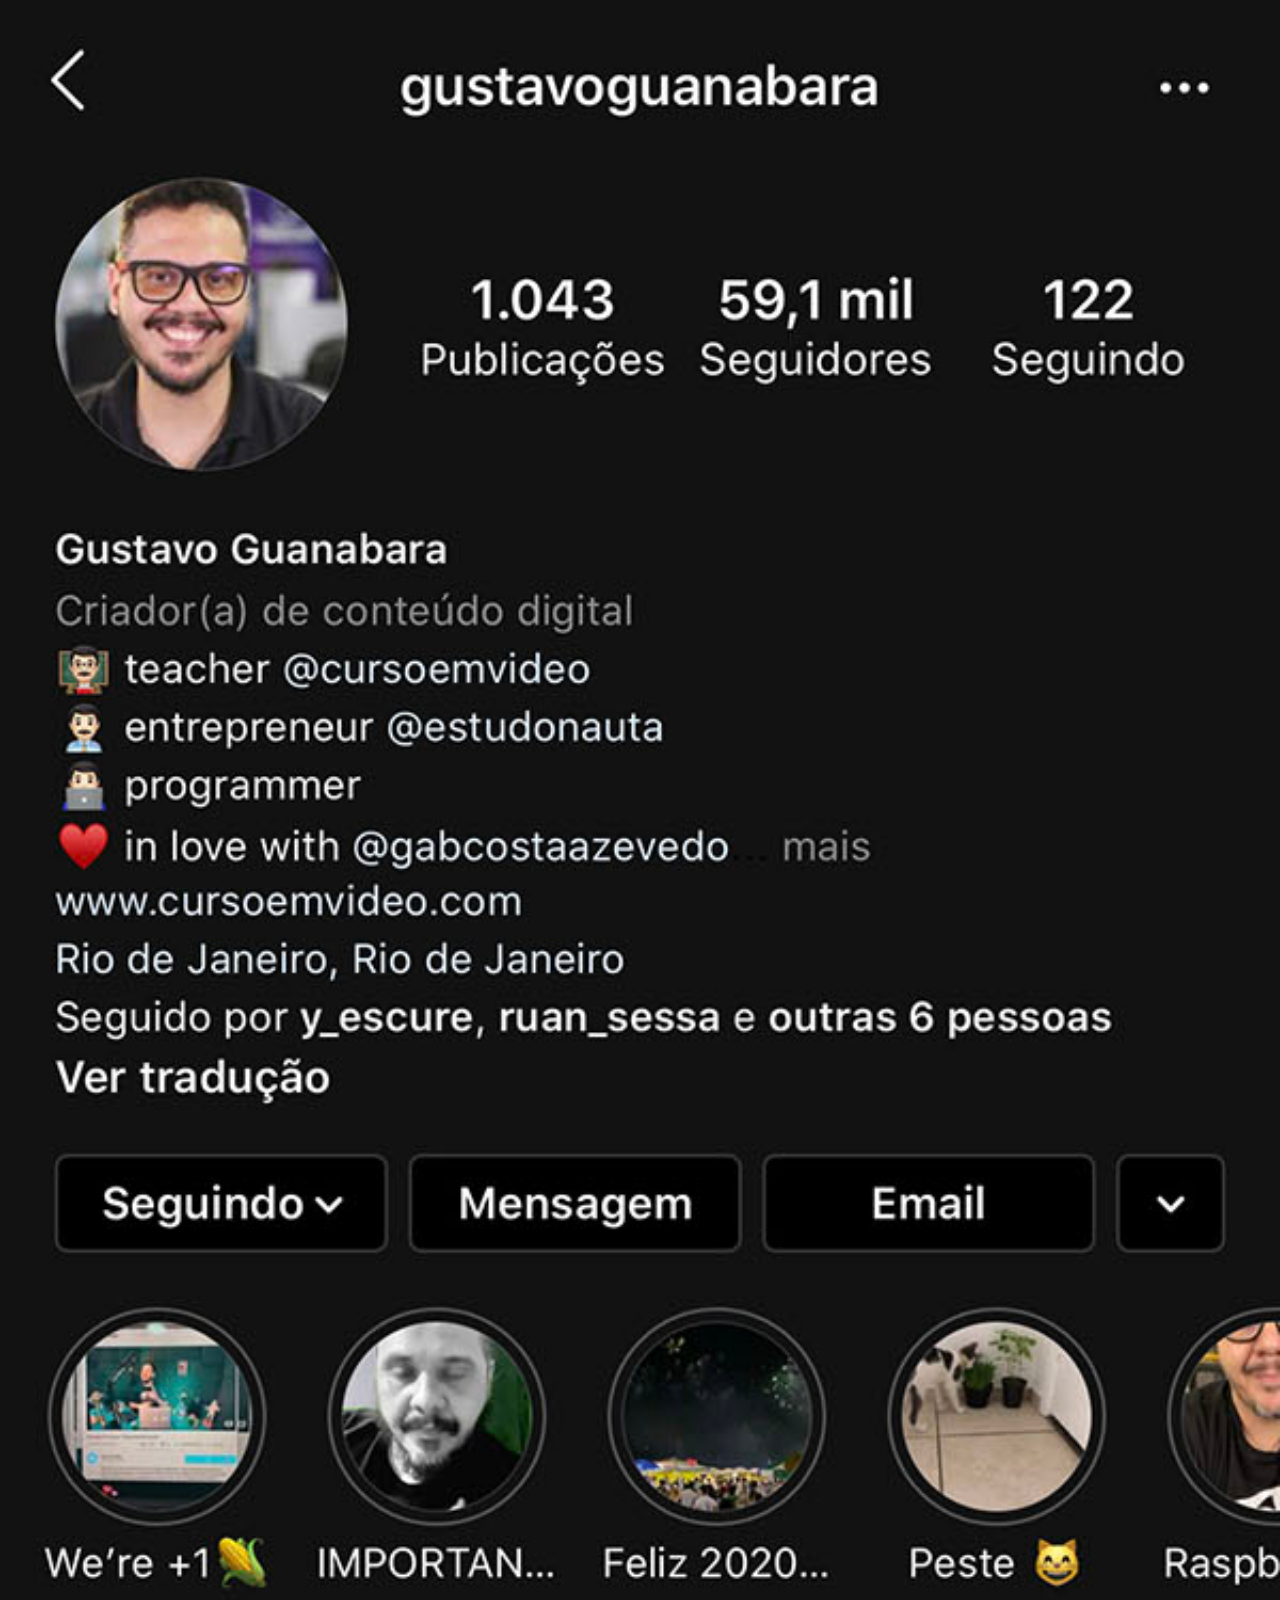
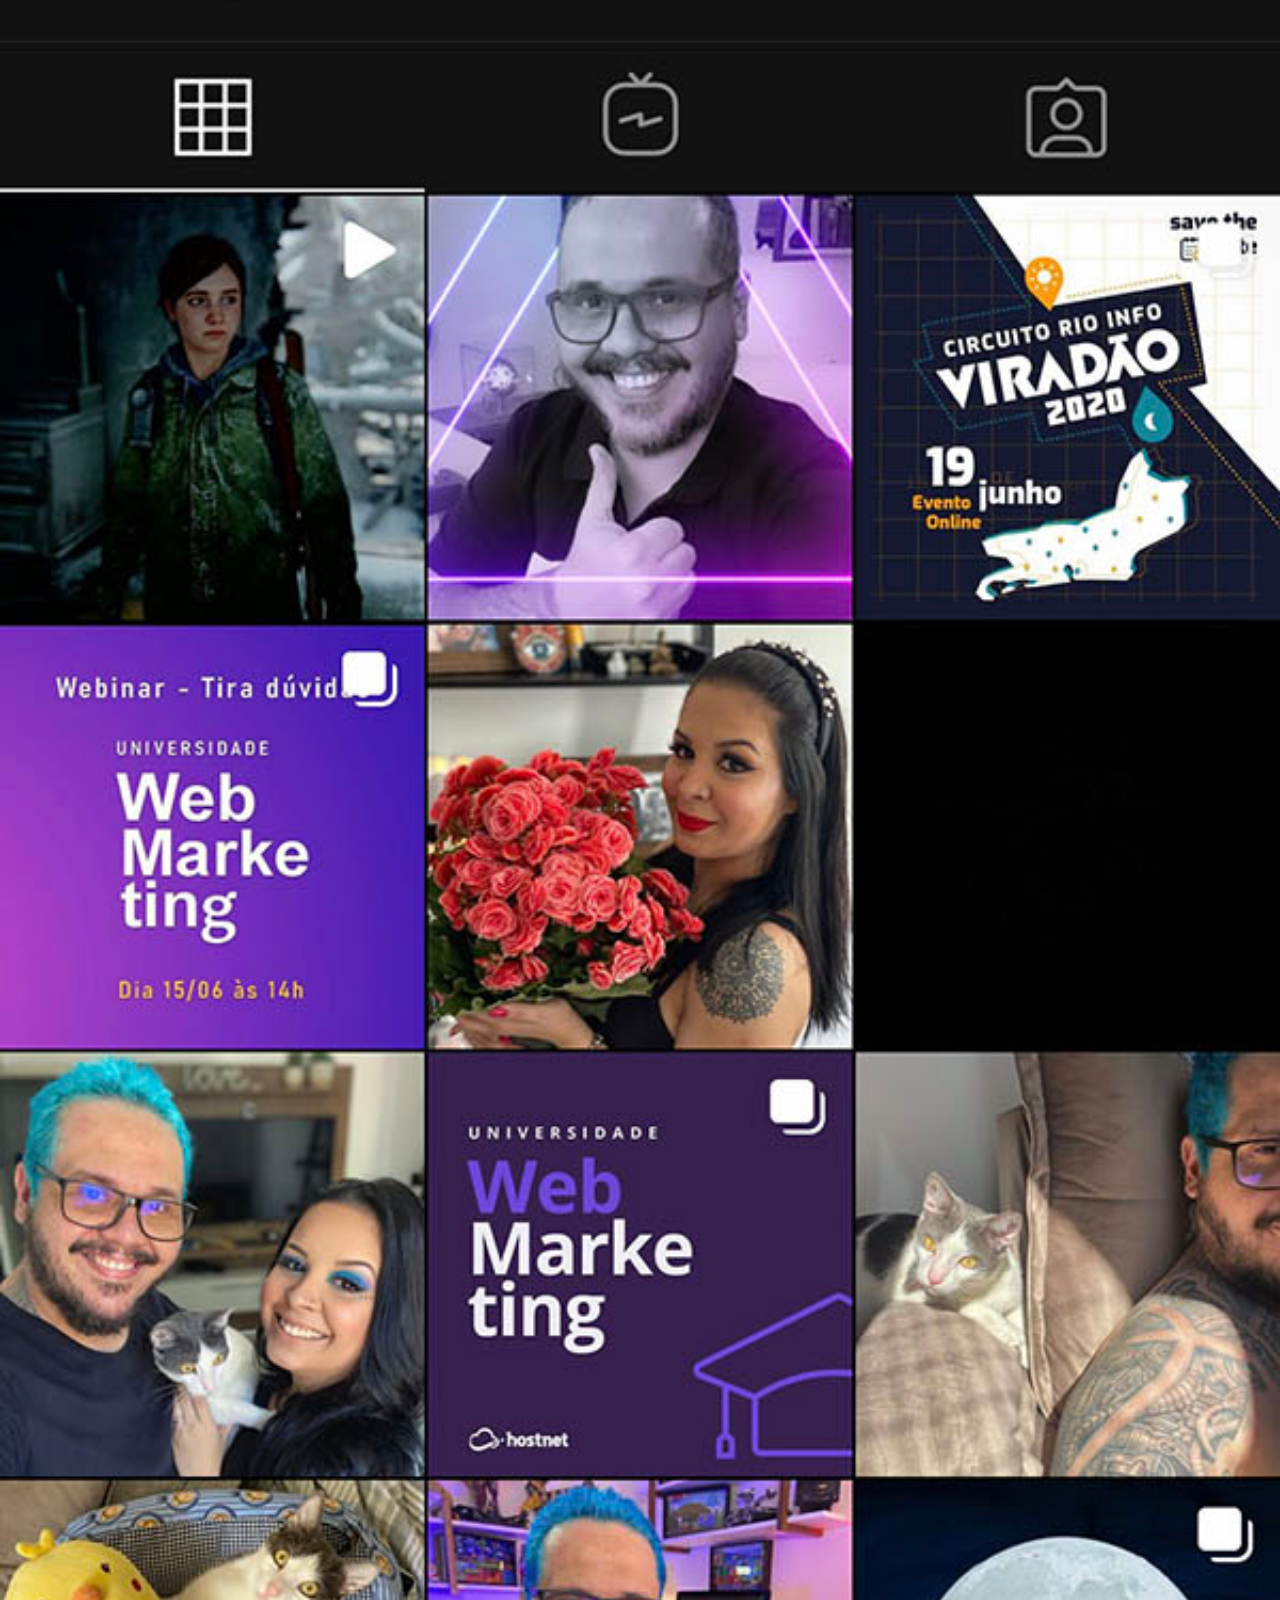
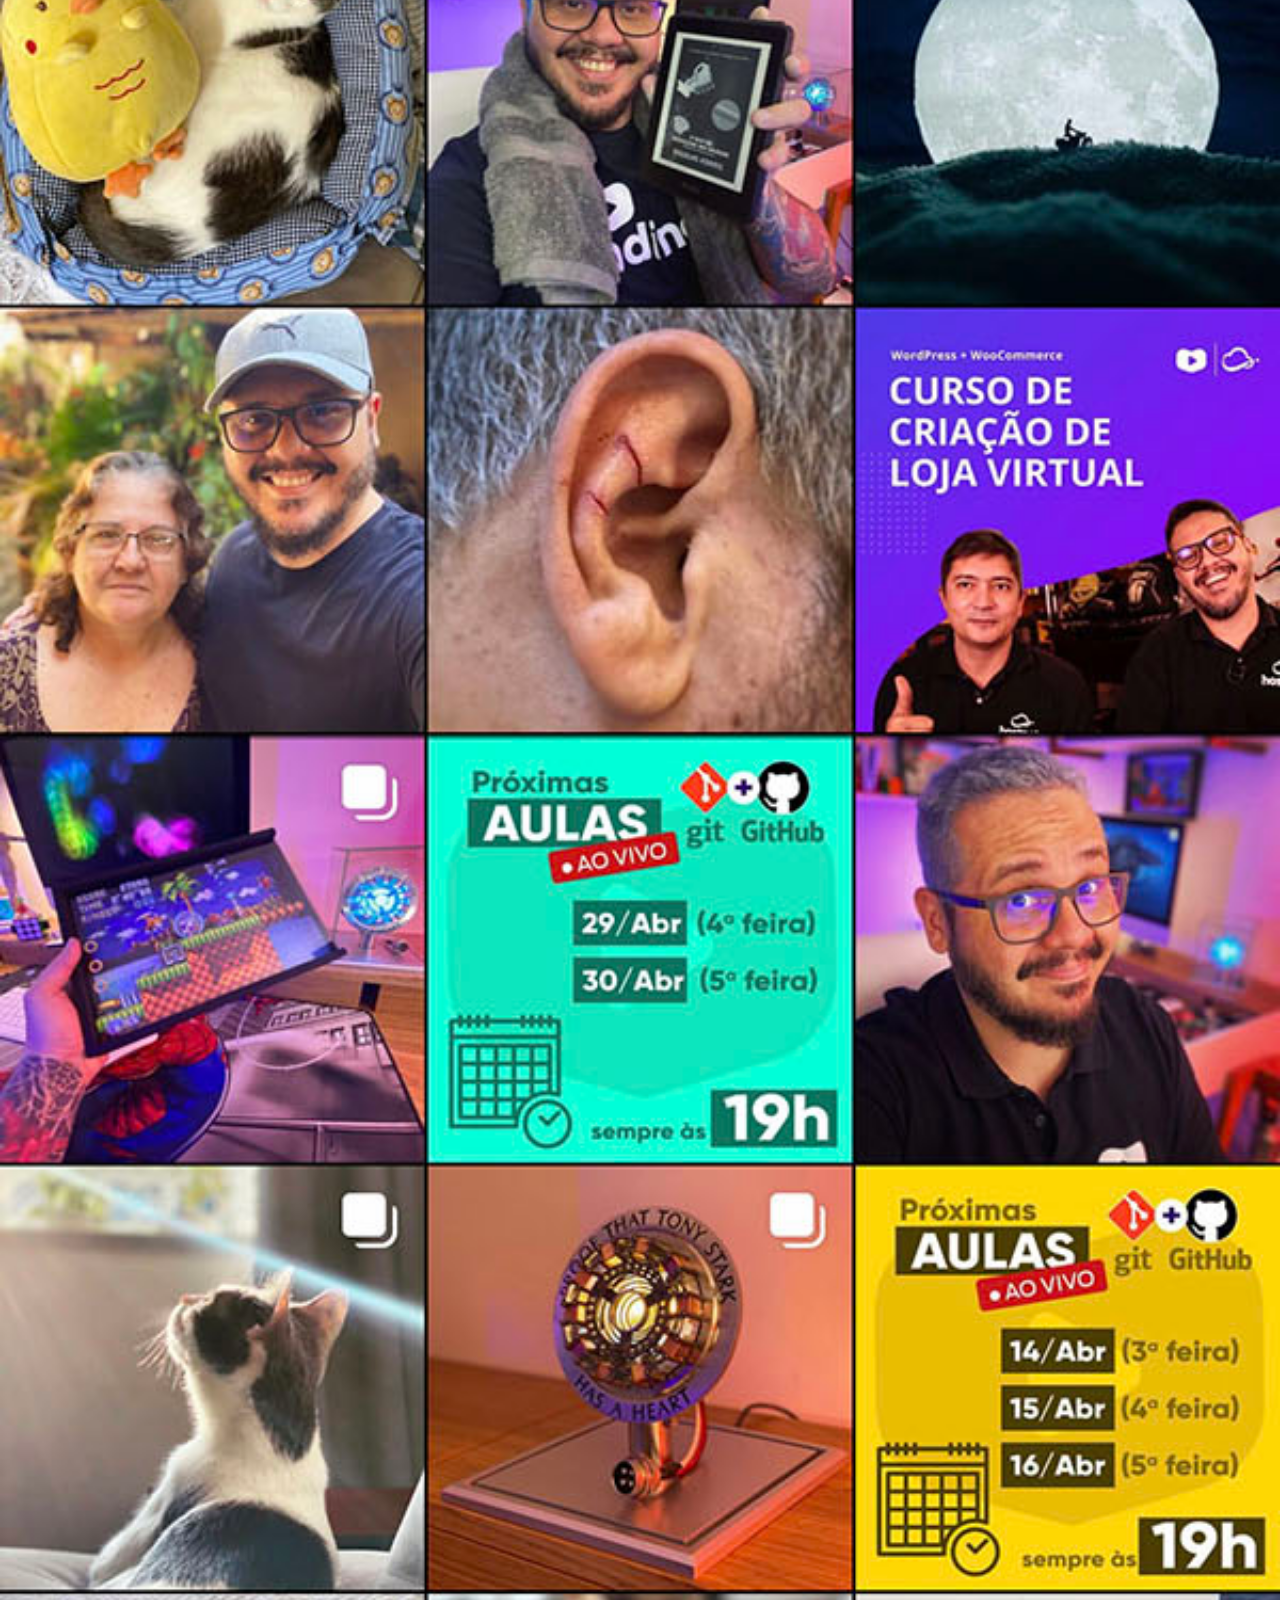
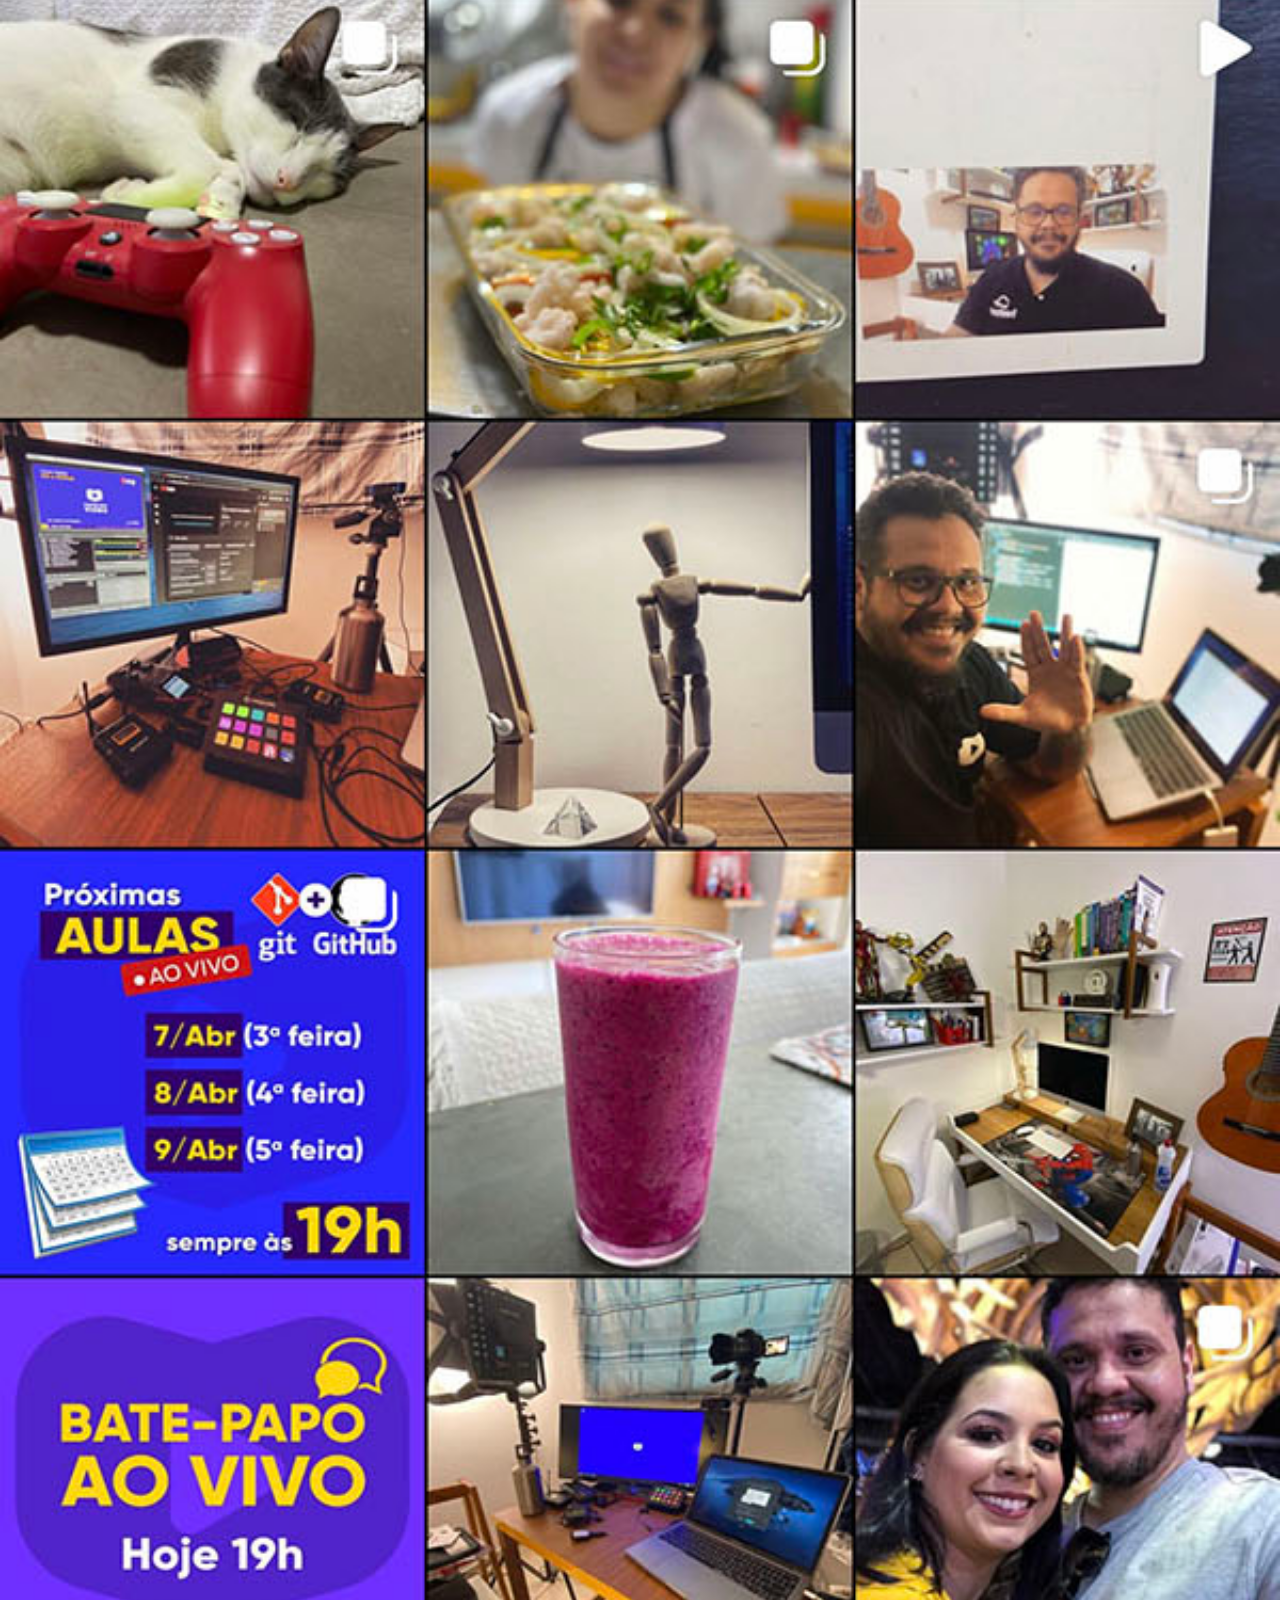
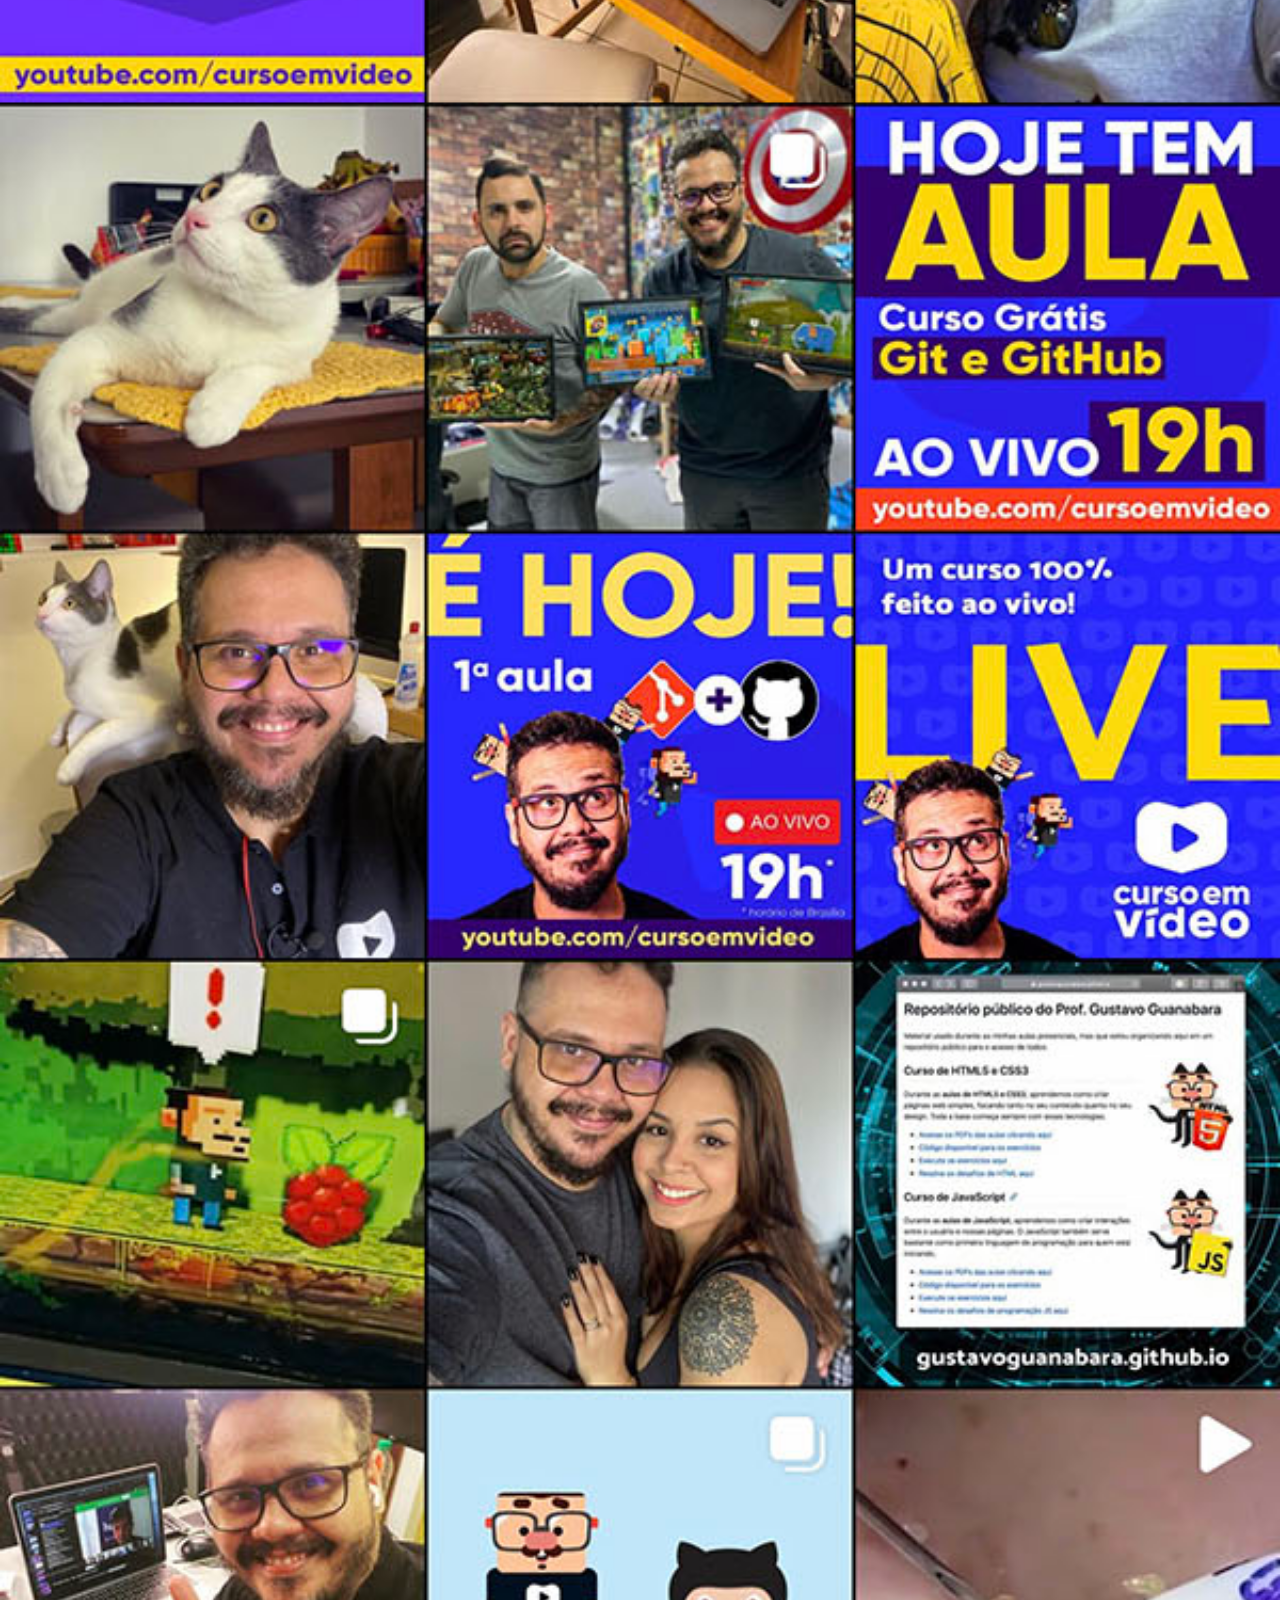
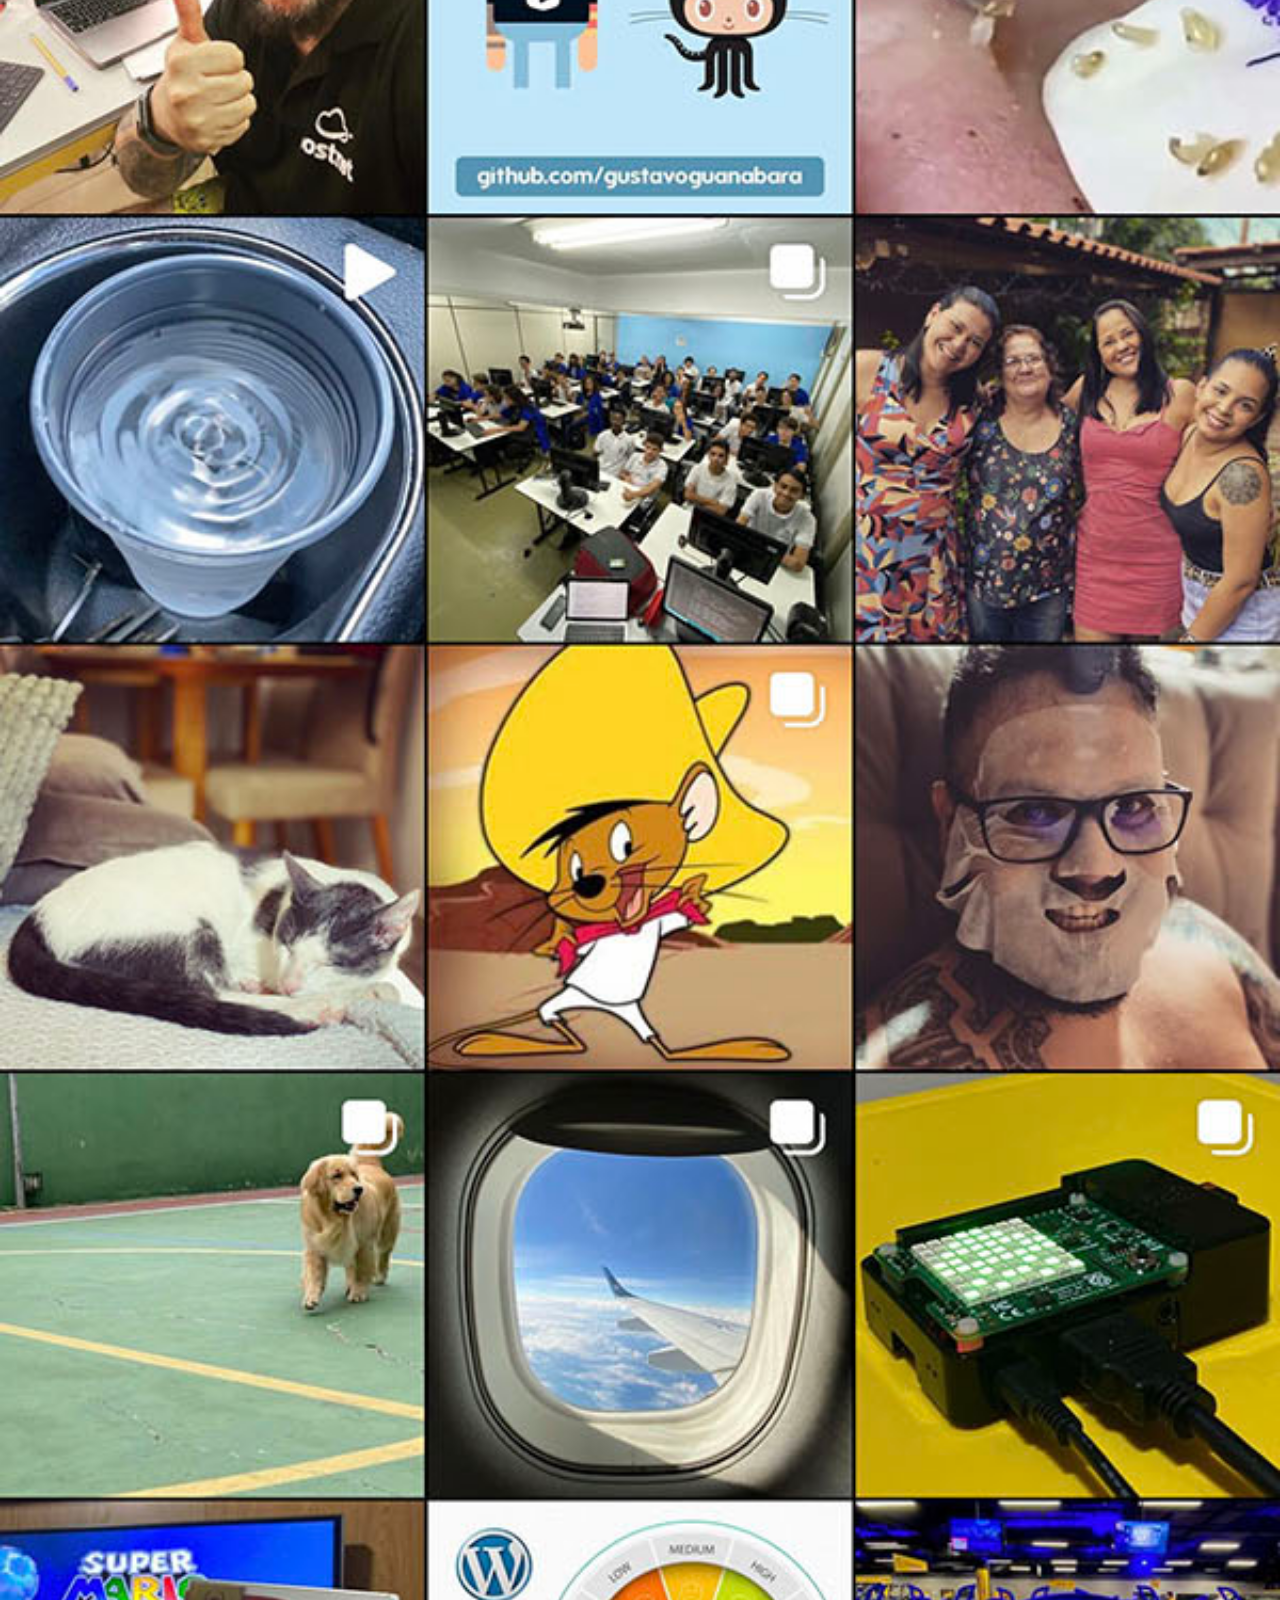
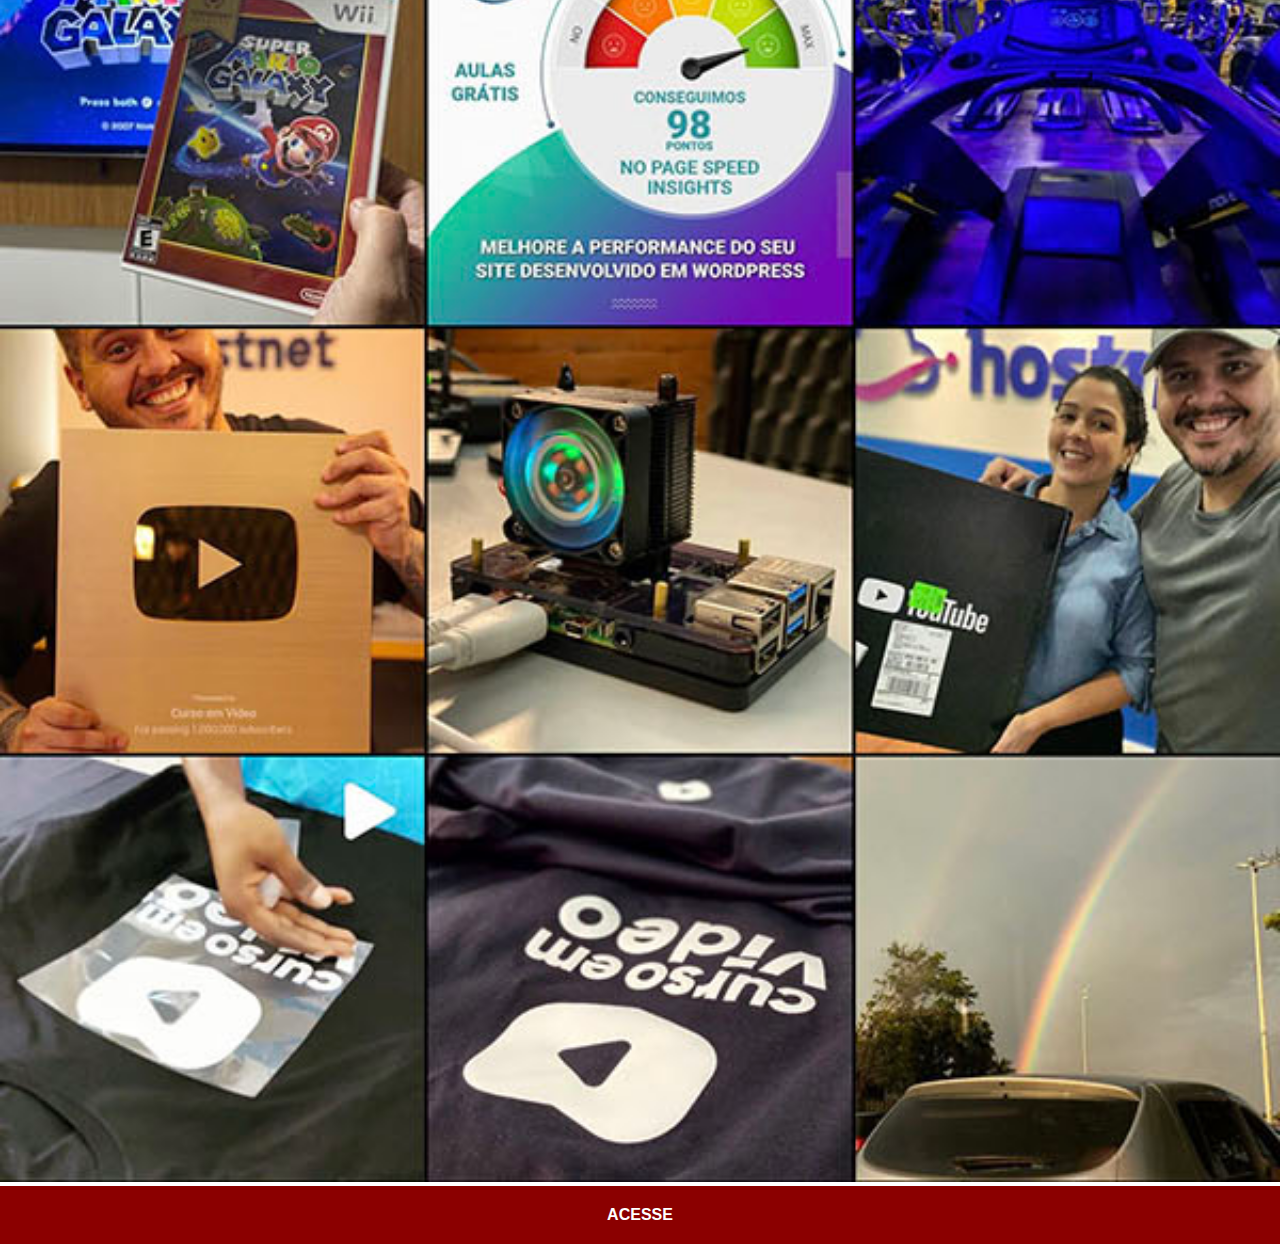
<file: instagram.html>
<!DOCTYPE html>
<html lang="pt-br">
<head>
    <meta charset="UTF-8">
    <meta name="viewport" content="width=device-width, initial-scale=1.0">
    <title>Instagram</title>
    <link rel="stylesheet" href="estilos/social.css">
</head>
<body>
    <img src="imagens/tela-instagram.jpg" alt="Instagram">
    <a href="https://www.instagram.com/gustavoguanabara/" target="_blank">ACESSE</a>
</body>
</html>
</file>
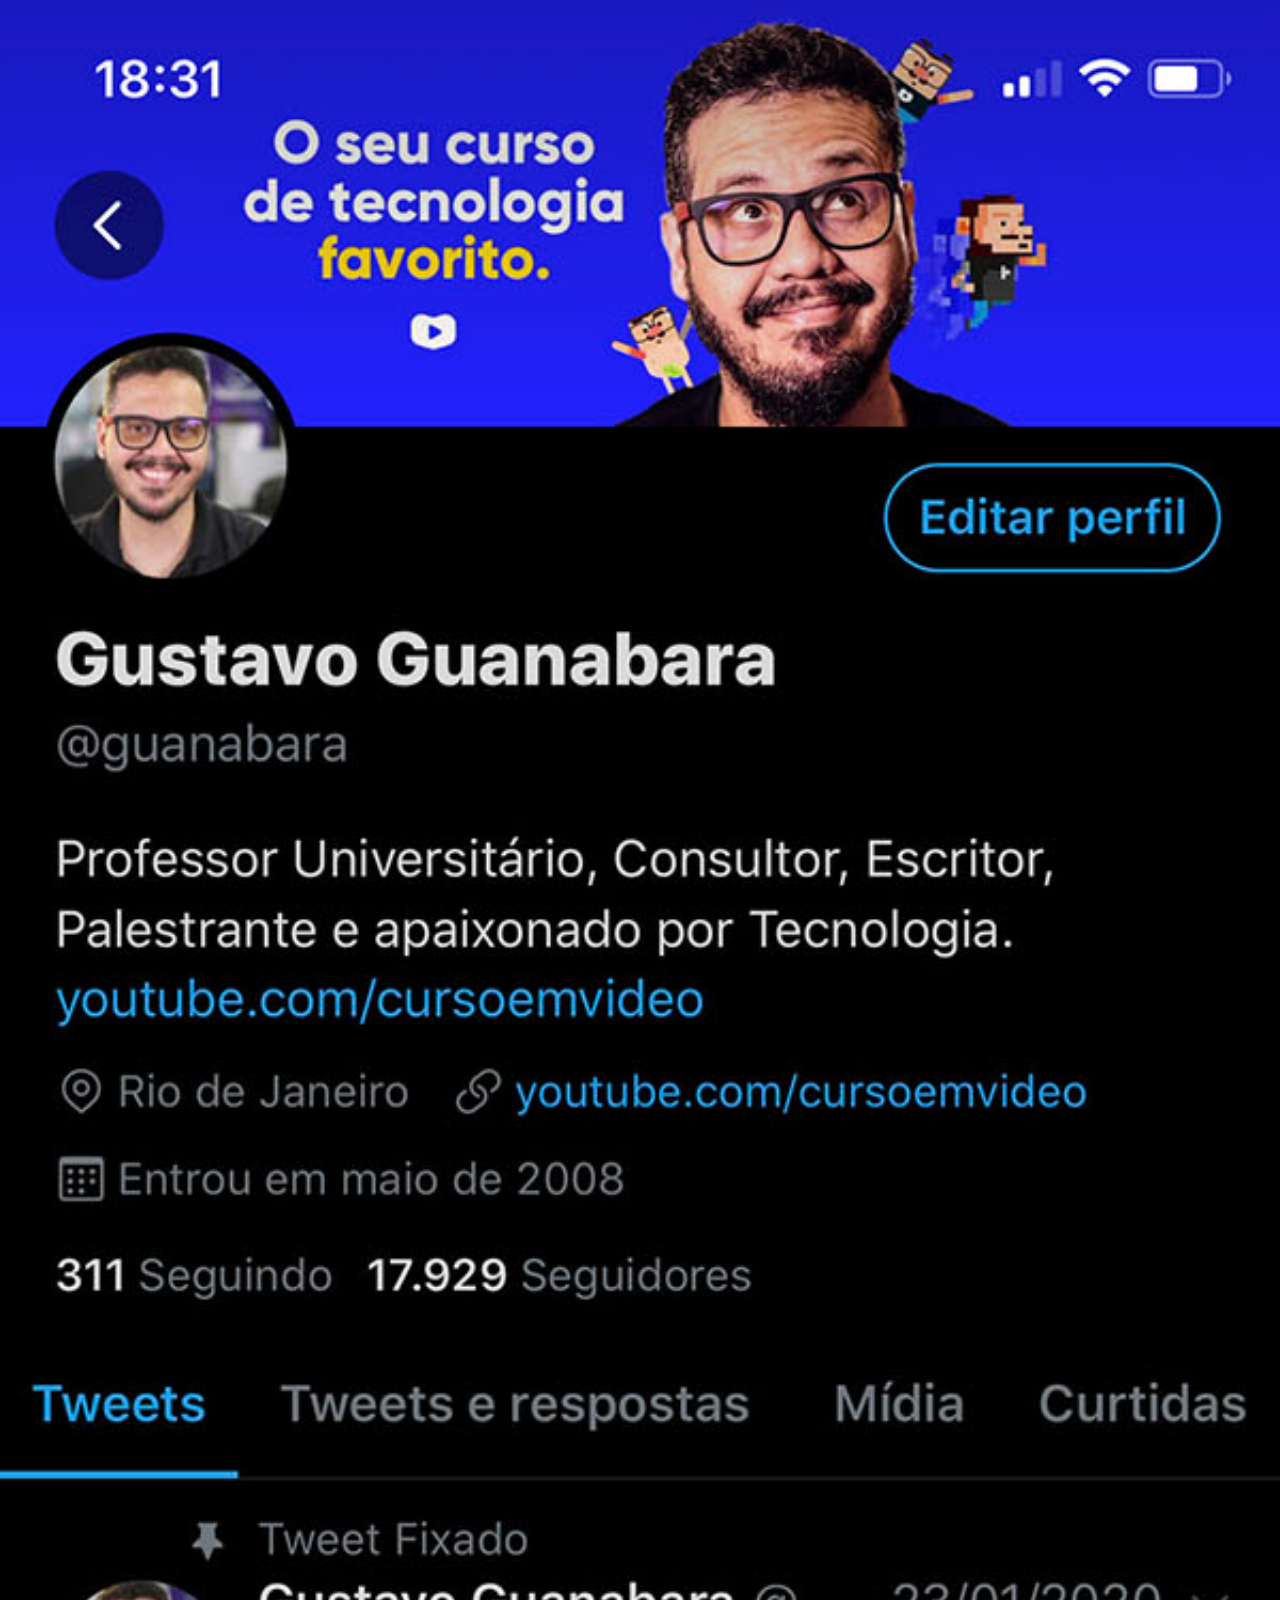
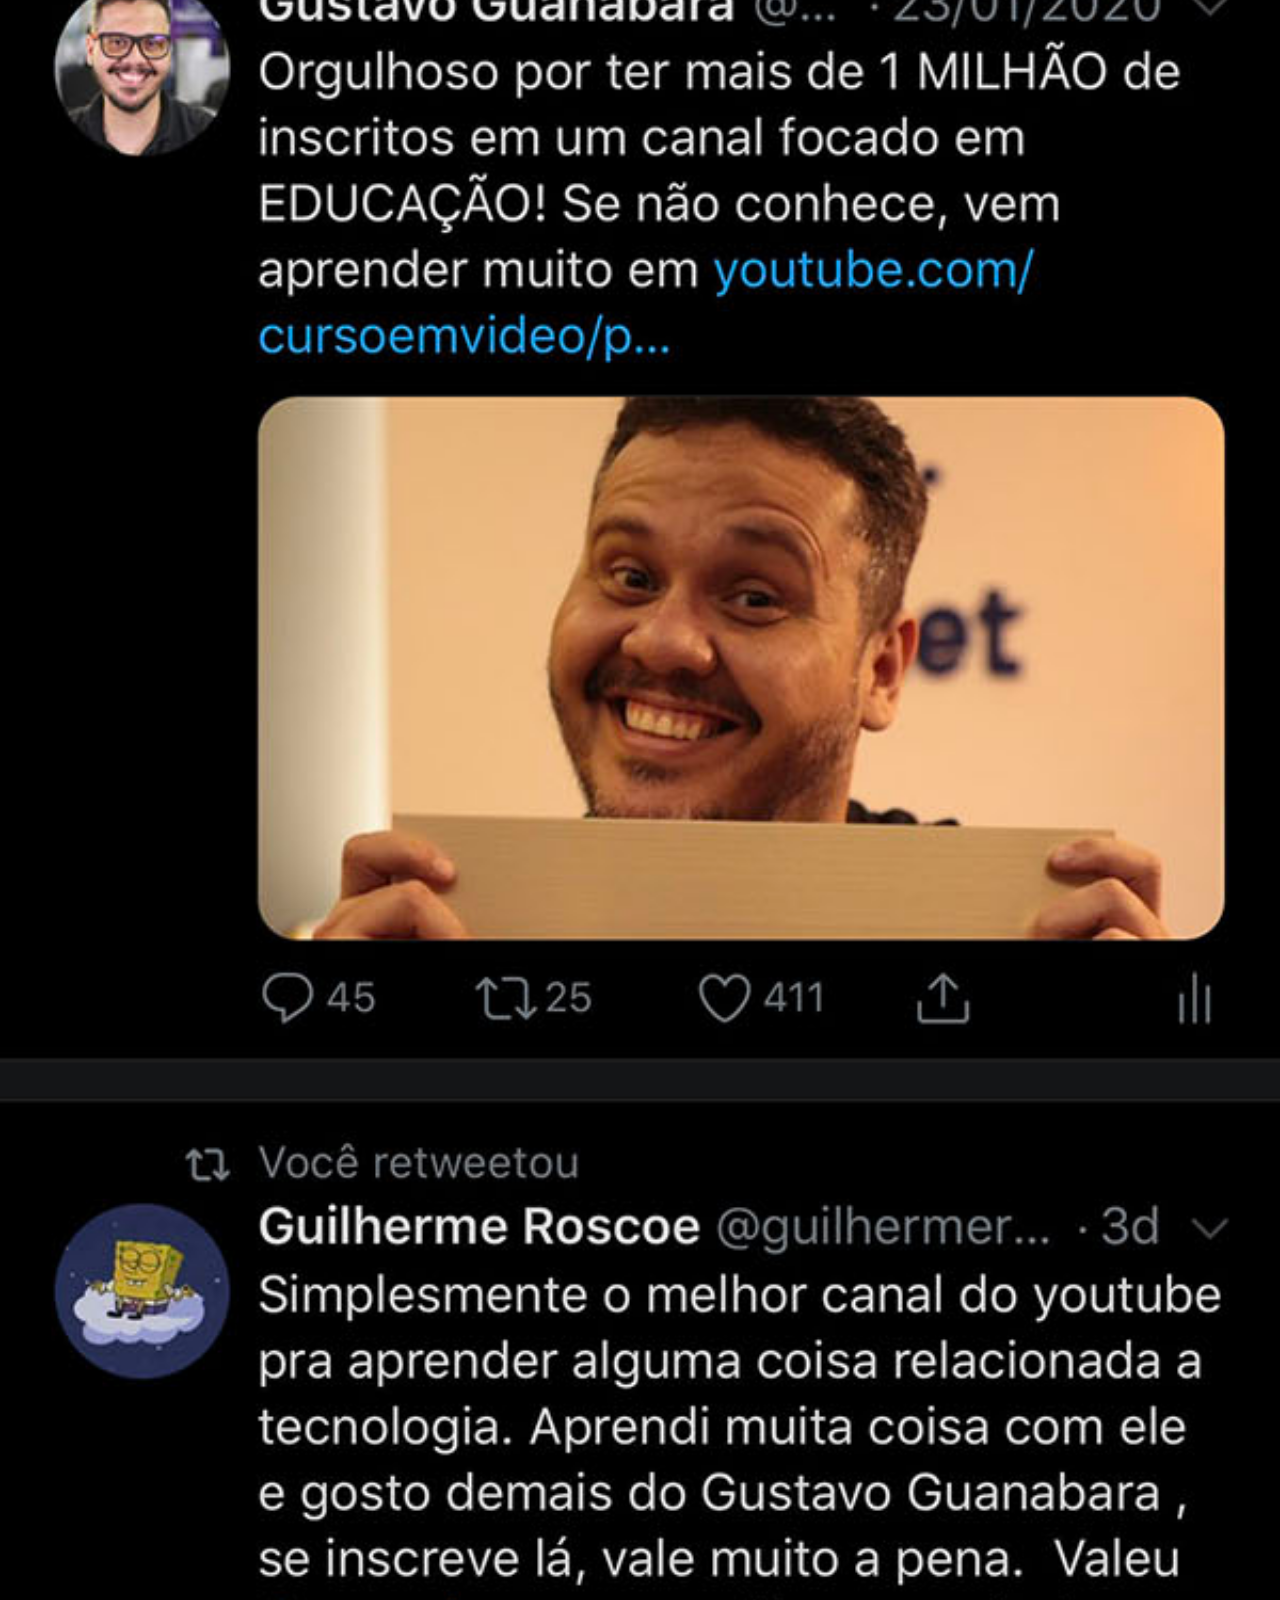
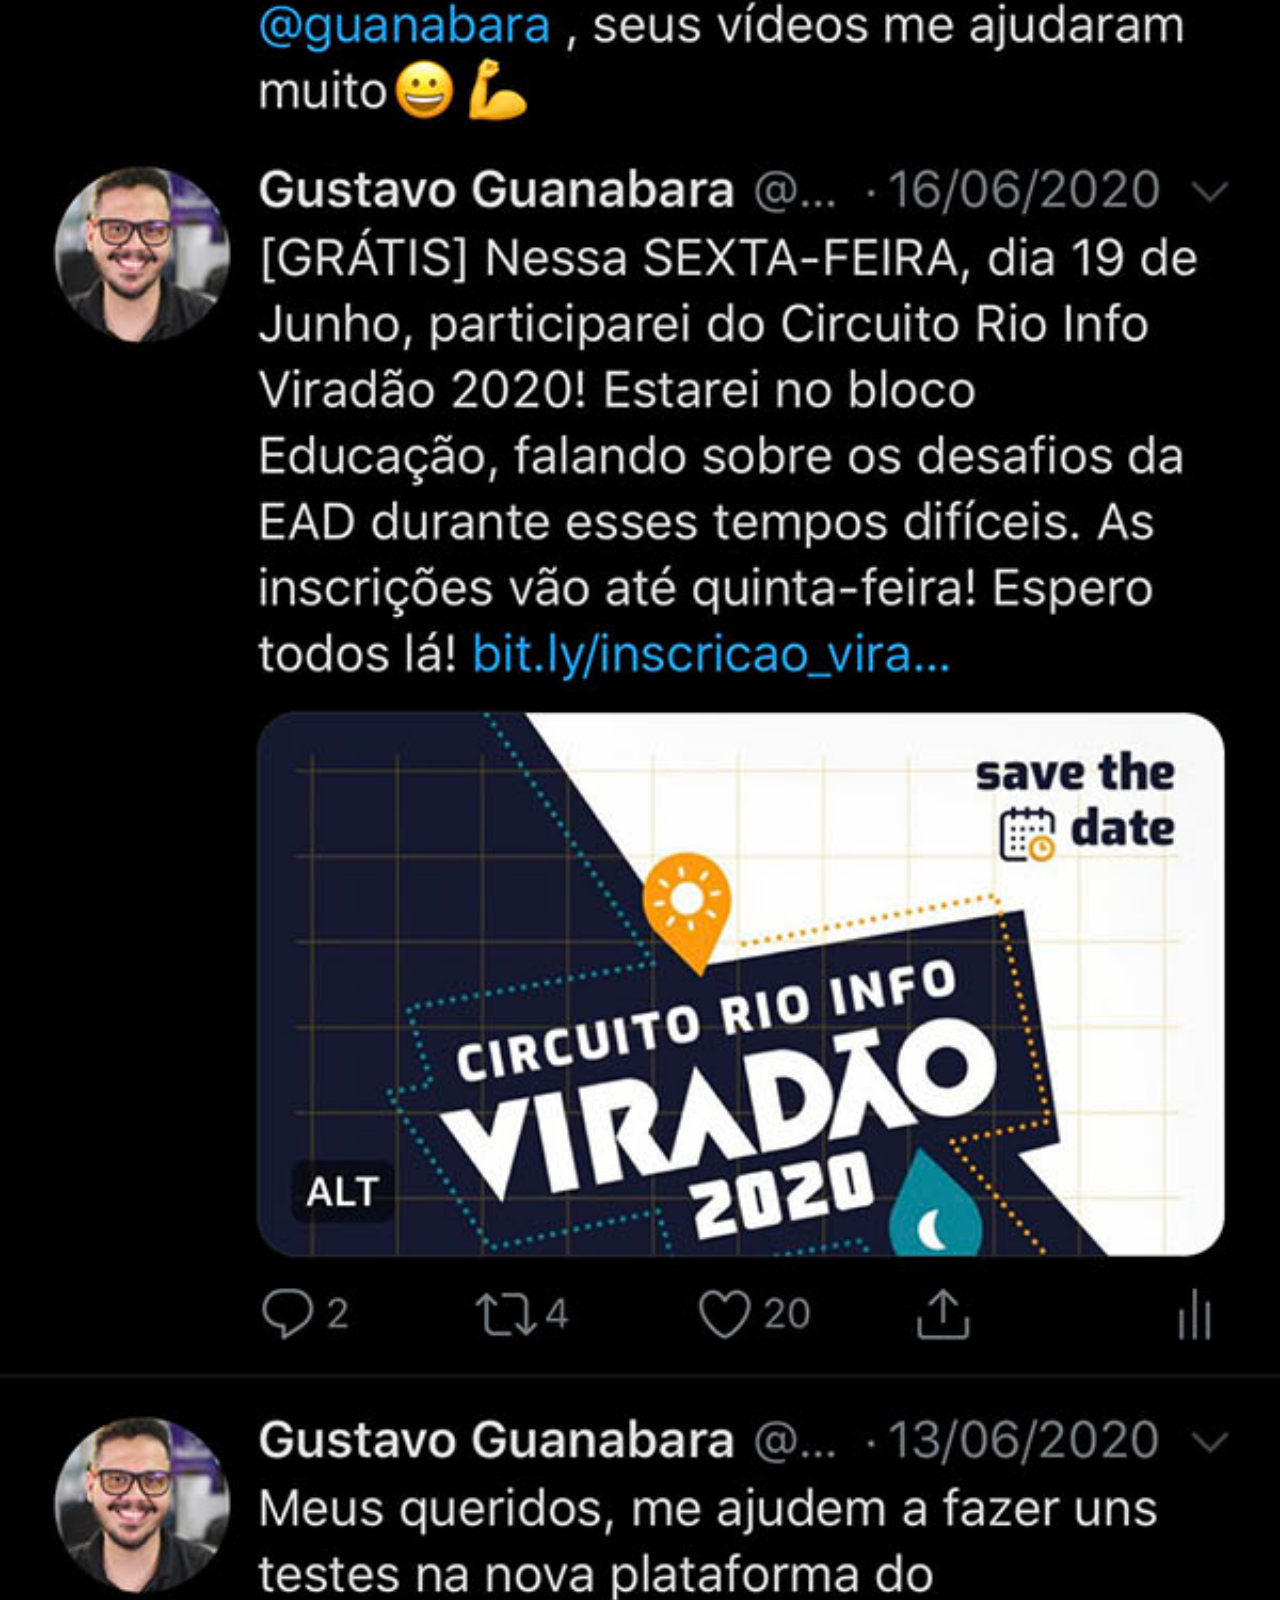
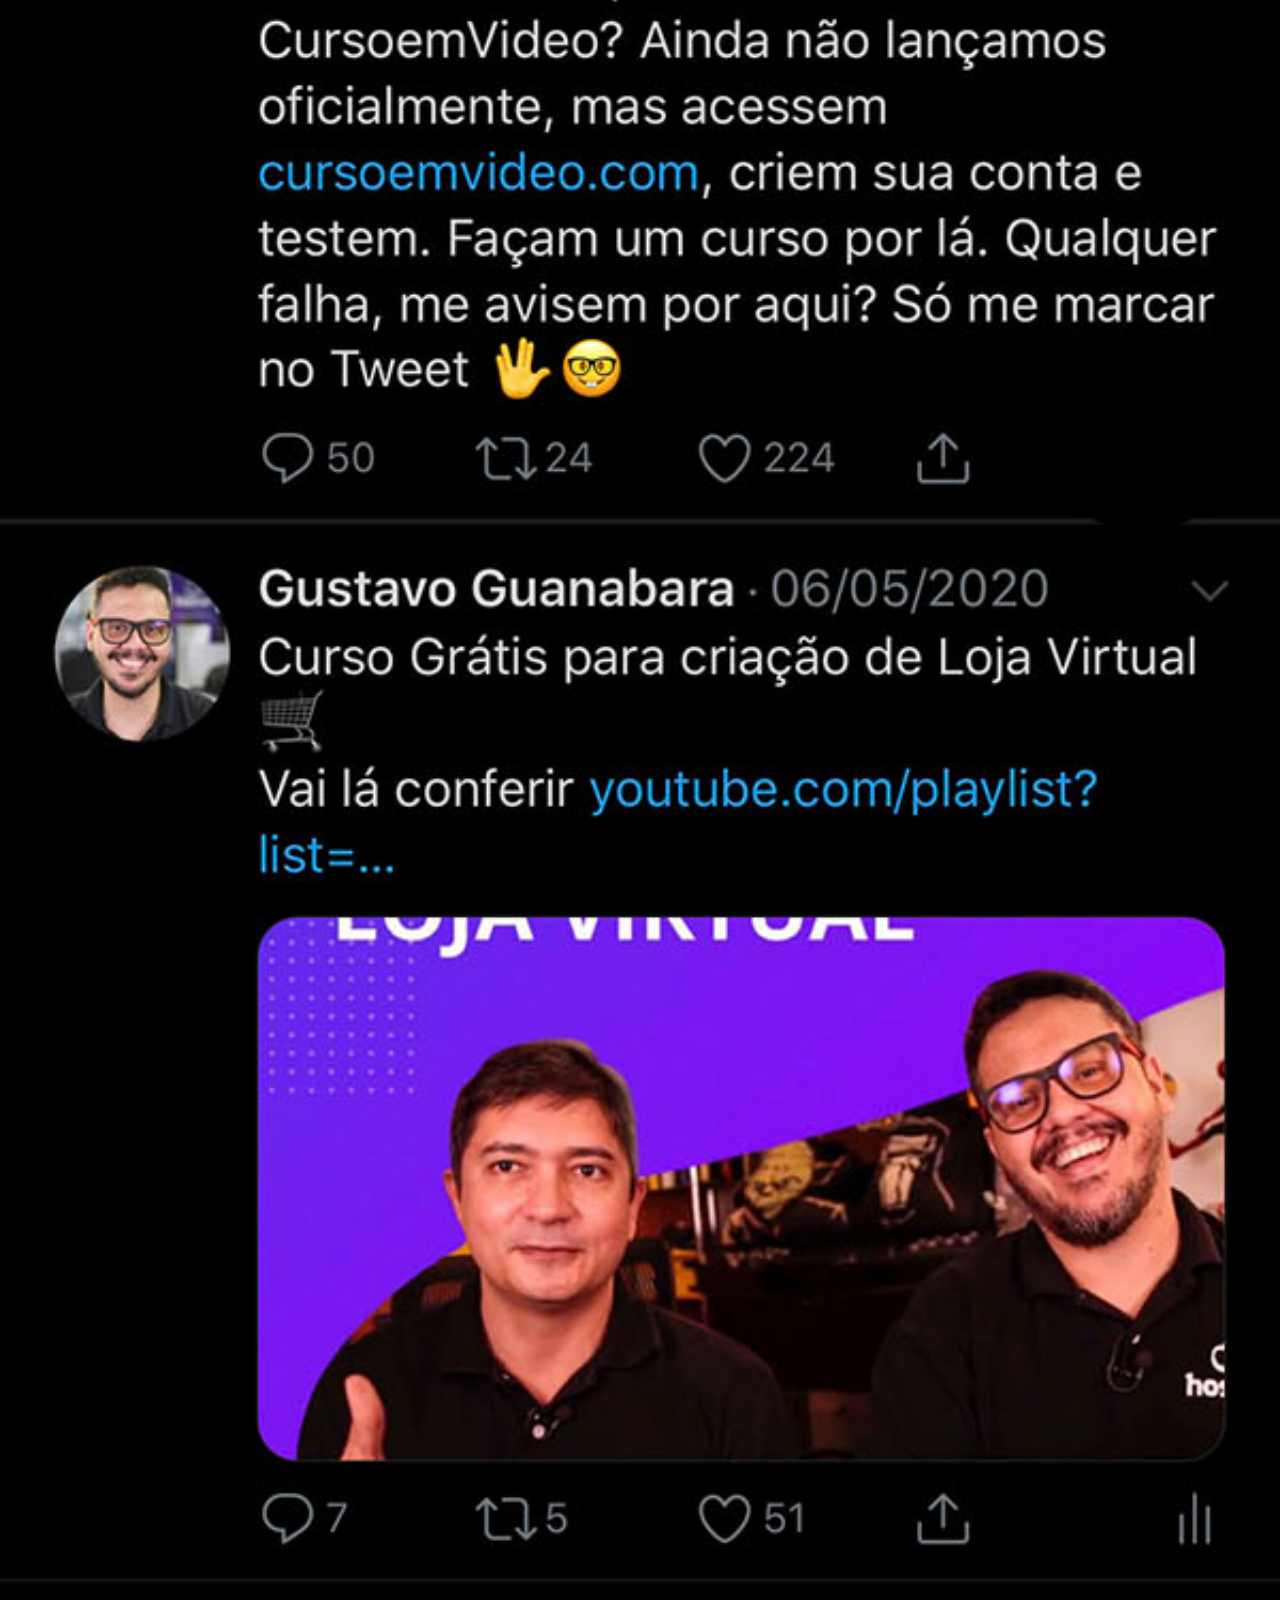
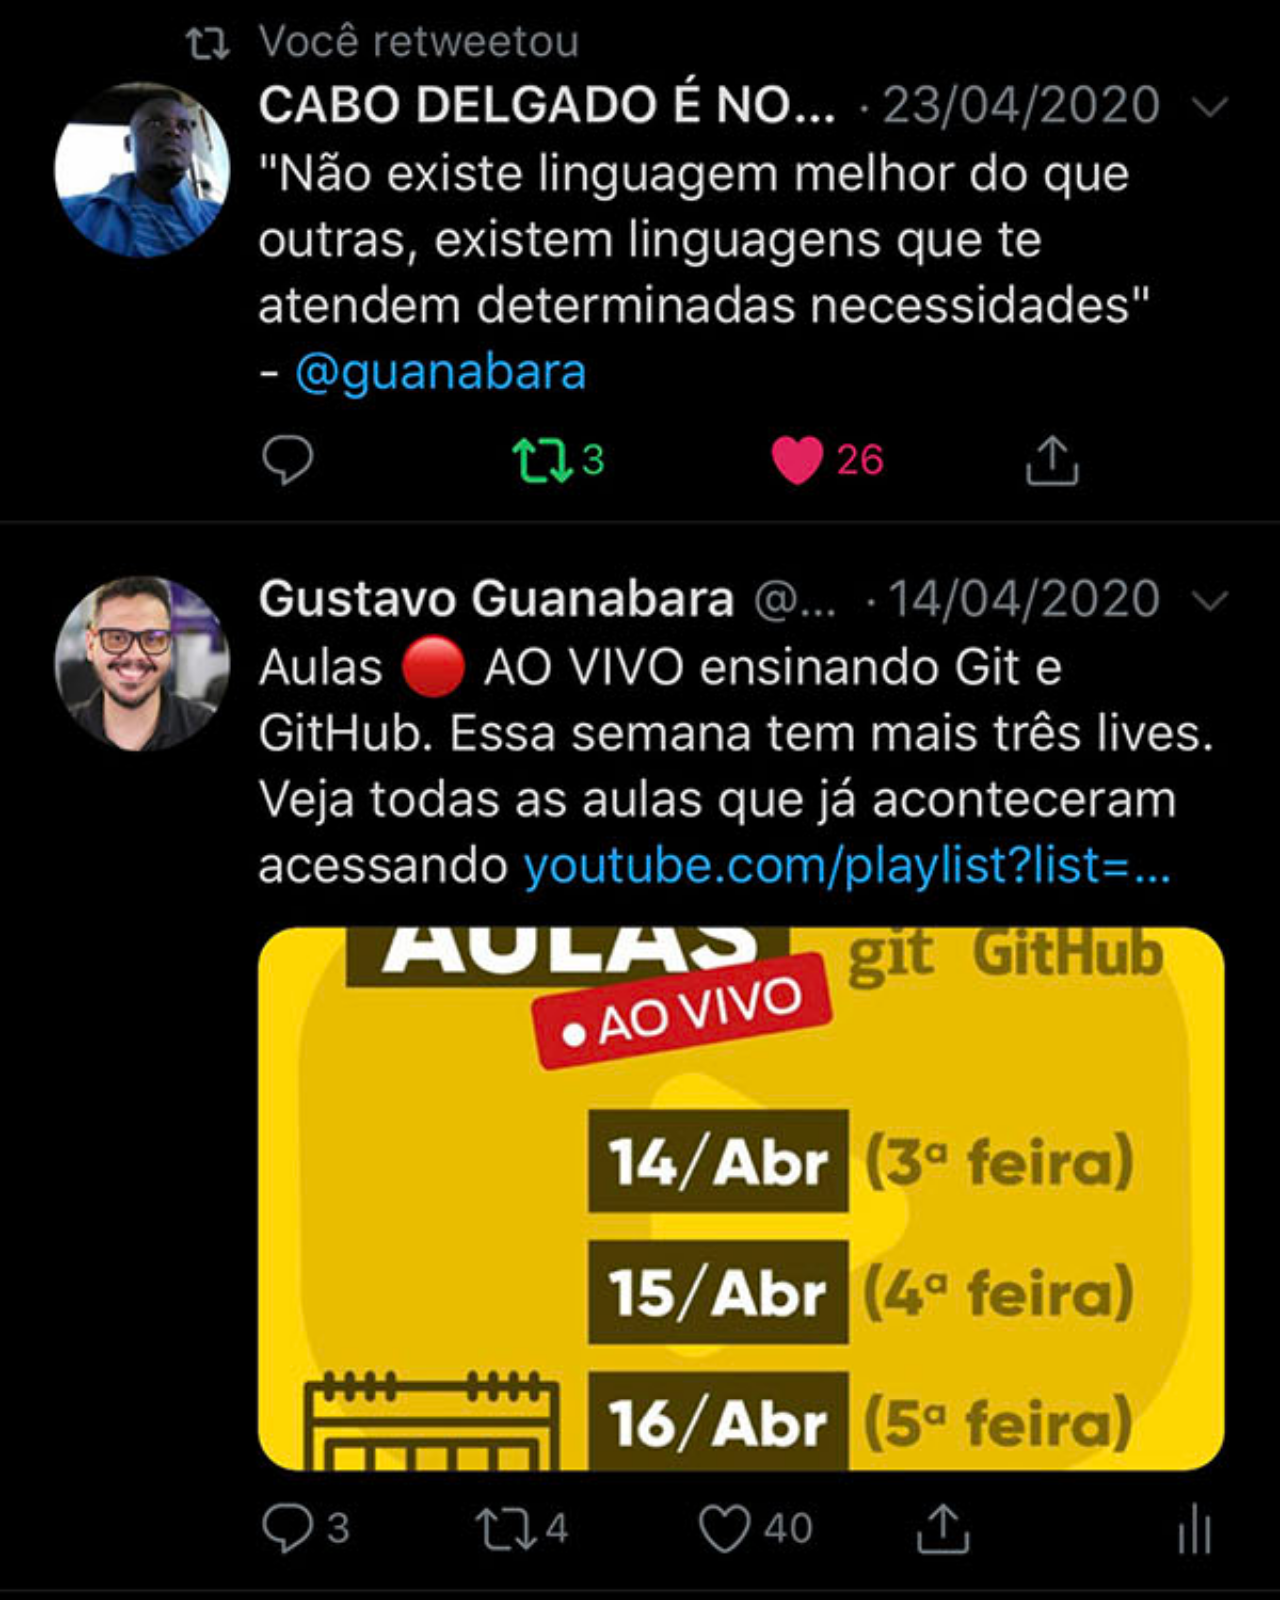
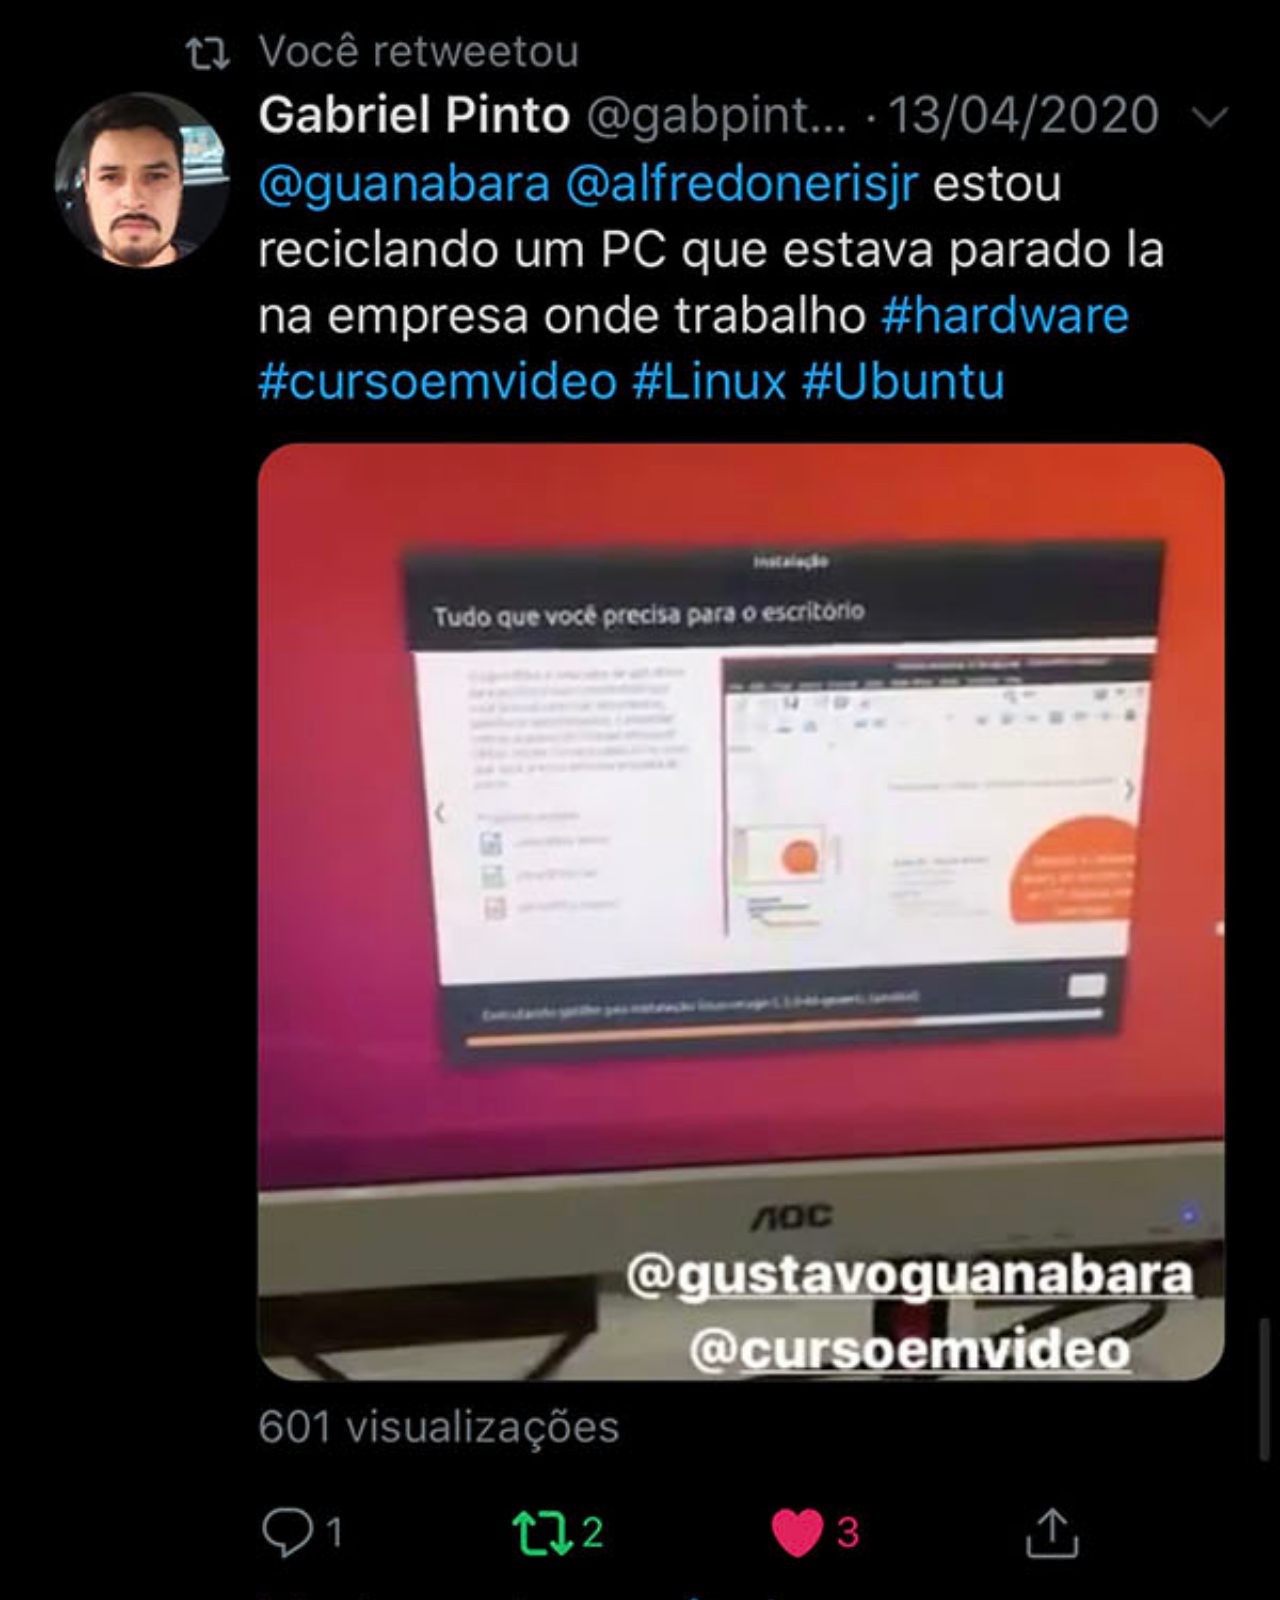
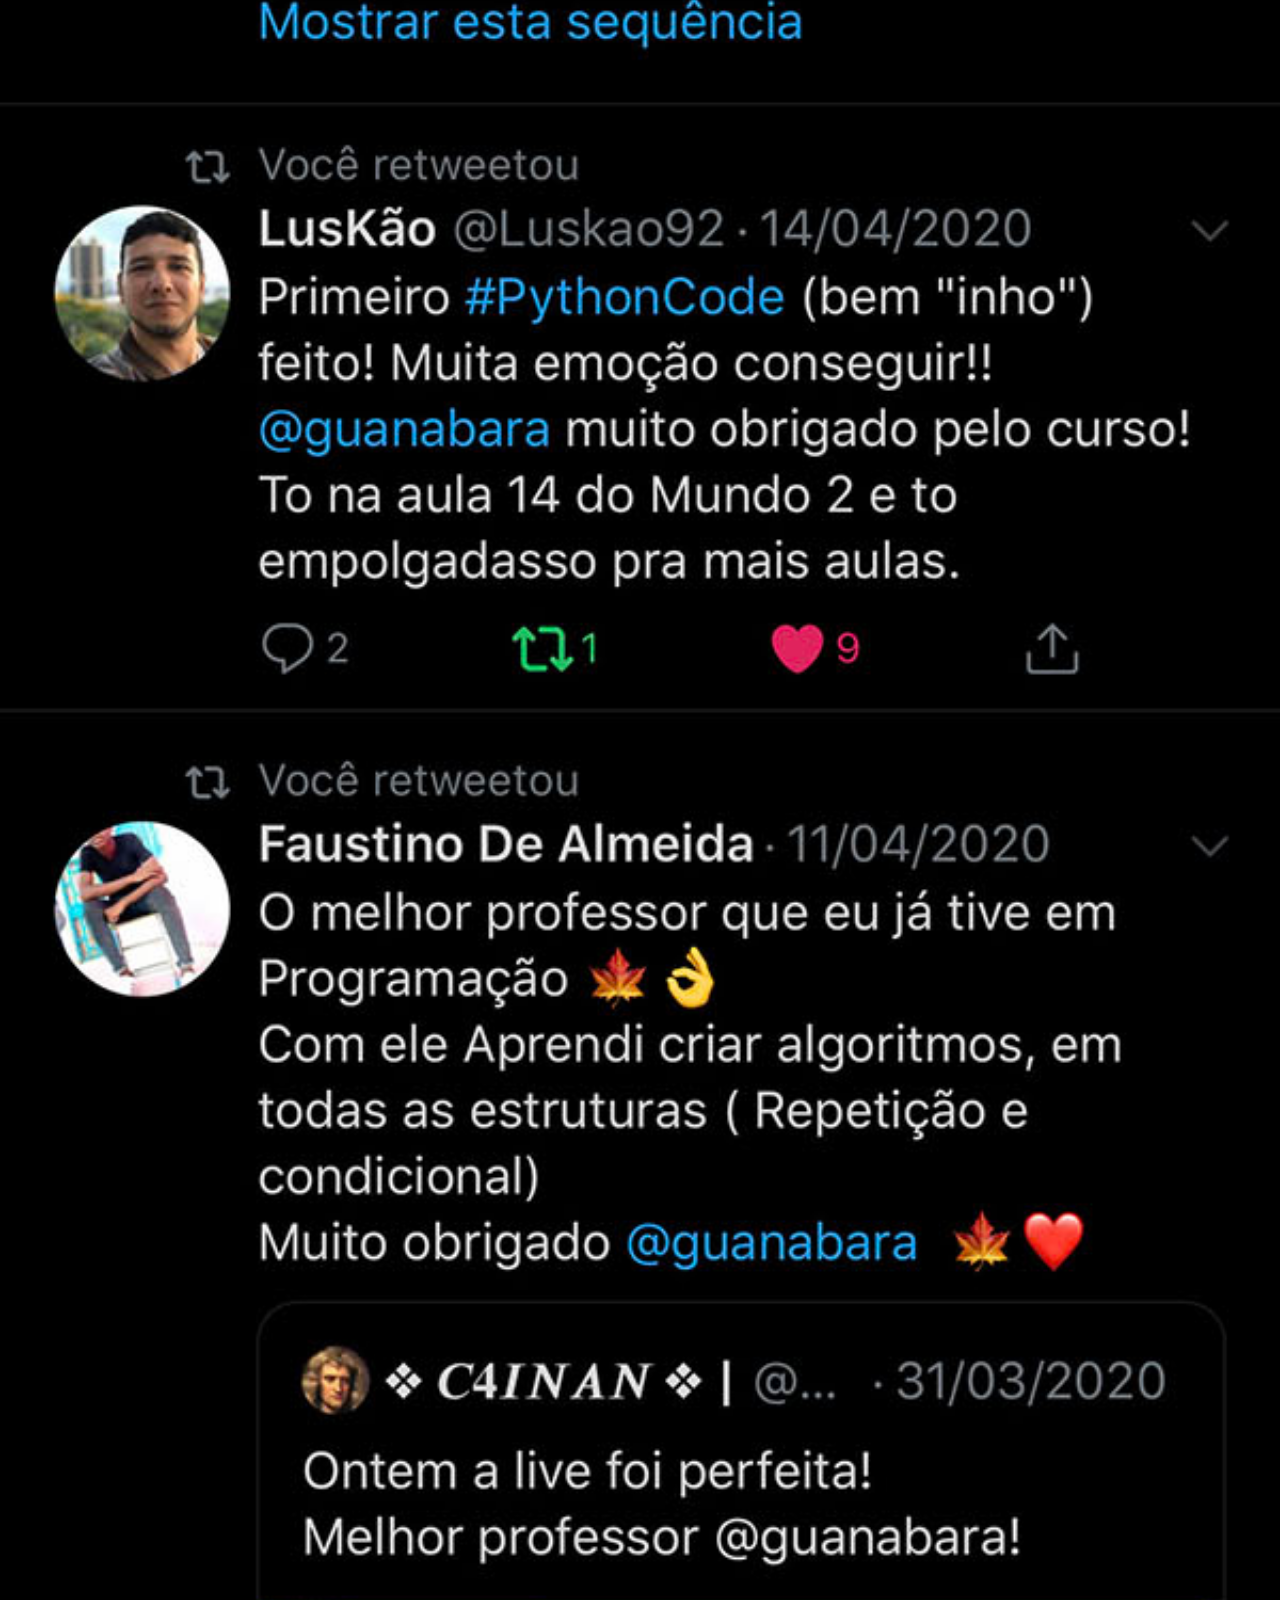
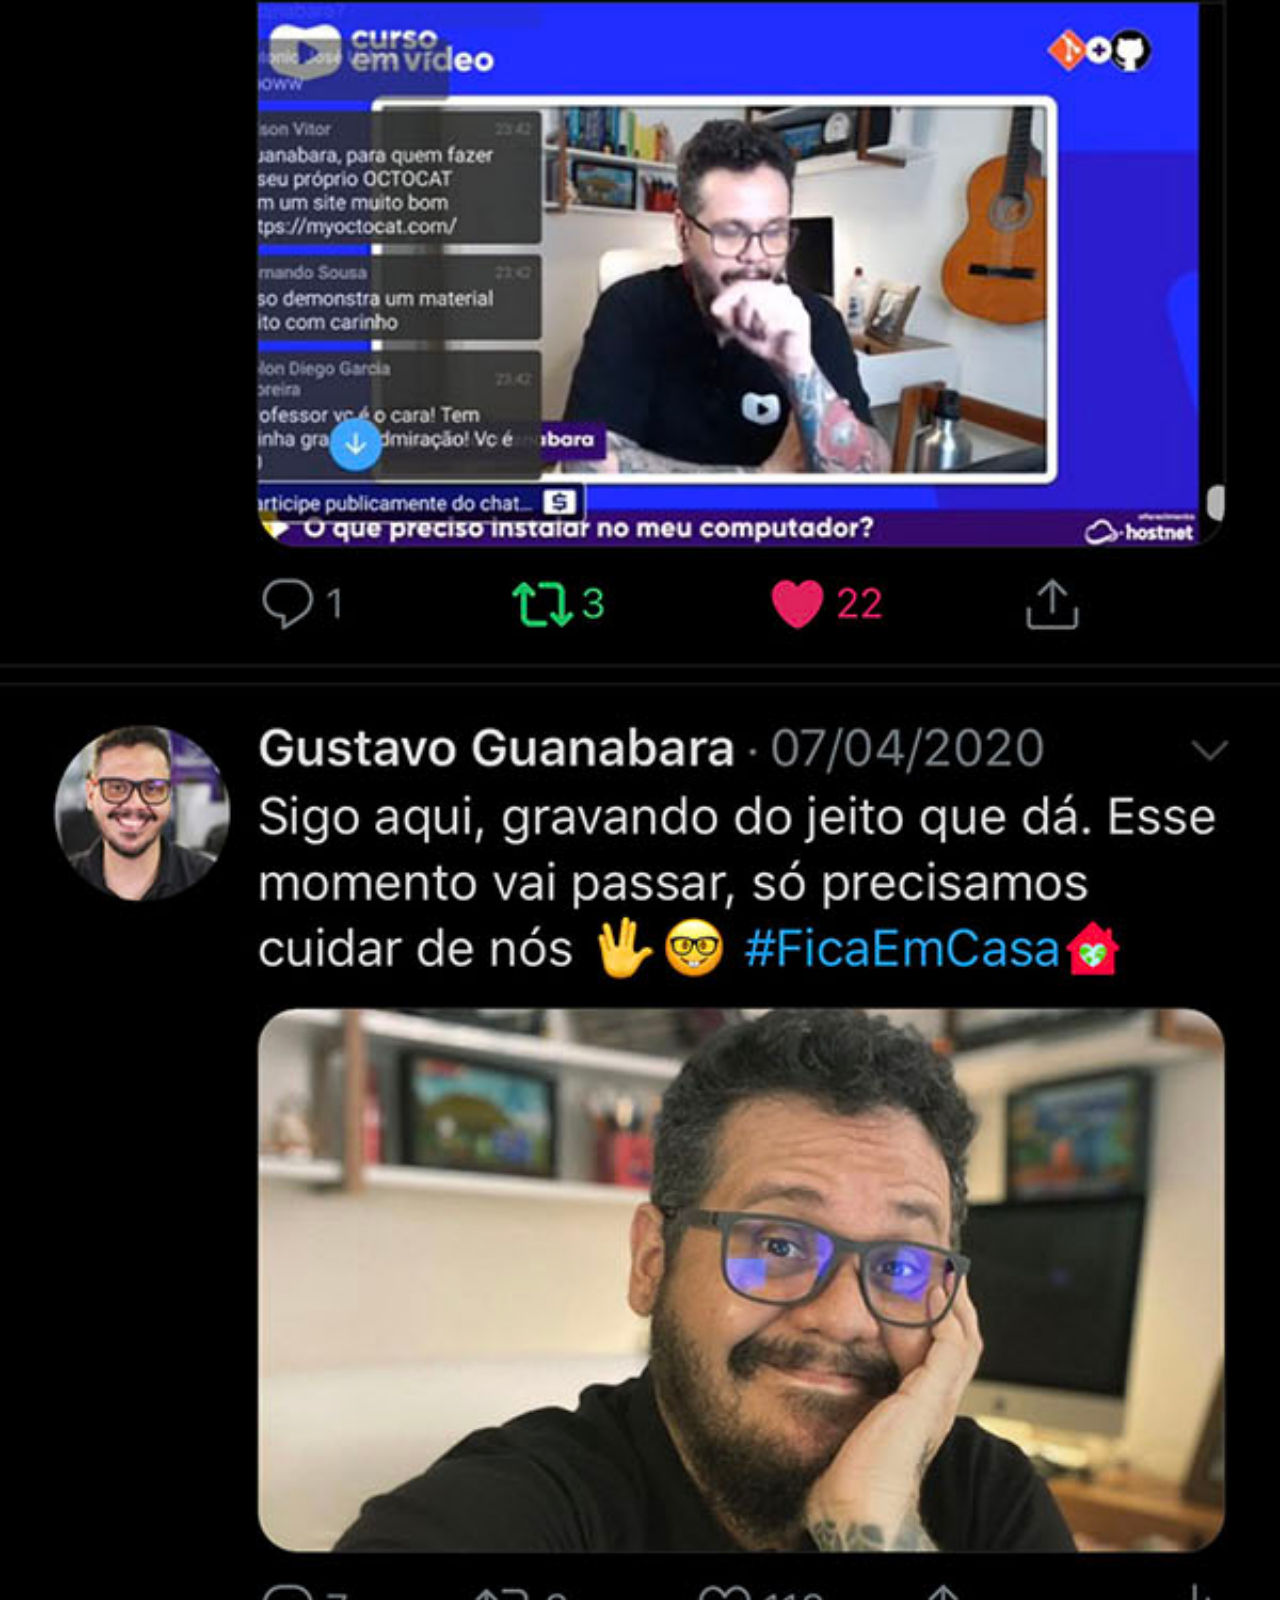
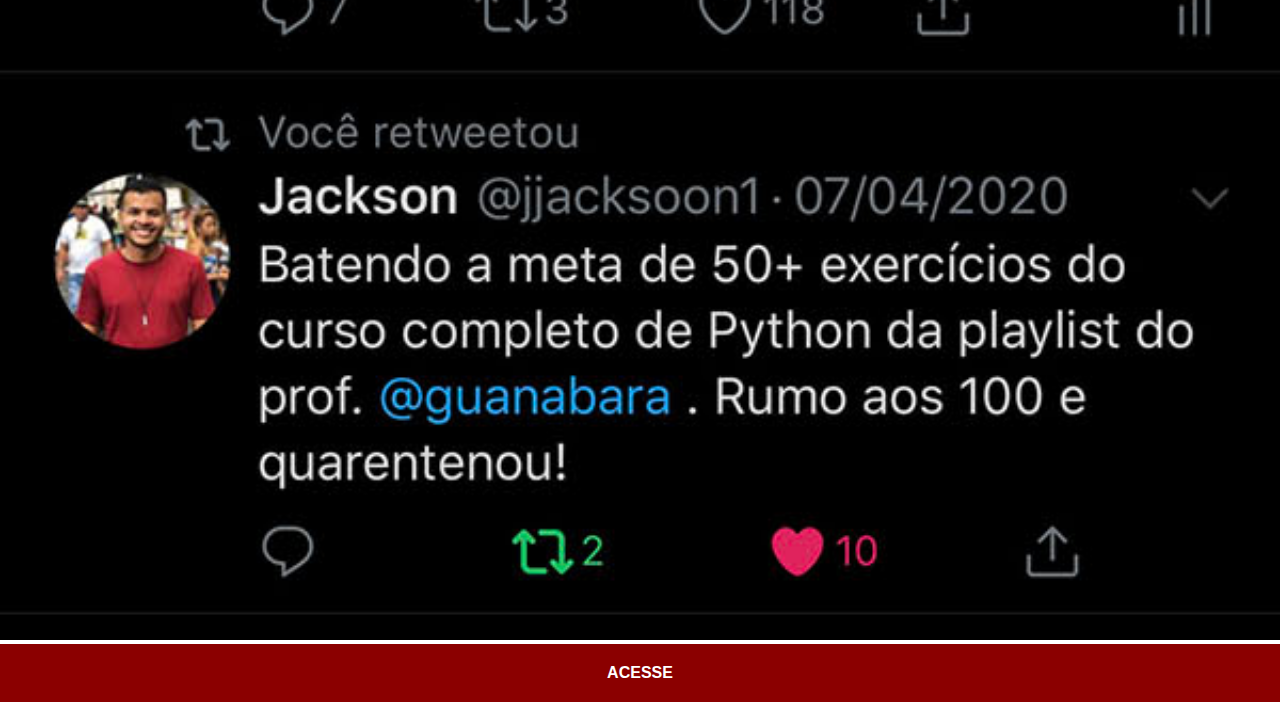
<file: twitter.html>
<!DOCTYPE html>
<html lang="pt-br">
<head>
    <meta charset="UTF-8">
    <meta name="viewport" content="width=device-width, initial-scale=1.0">
    <title>Twitter</title>
    <link rel="stylesheet" href="estilos/social.css">
</head>
<body>
    <img src="imagens/tela-twitter.jpg" alt="Twitter">
    <a href="https://x.com/guanabara" target="_blank">ACESSE</a>
</body>
</html>
</file>
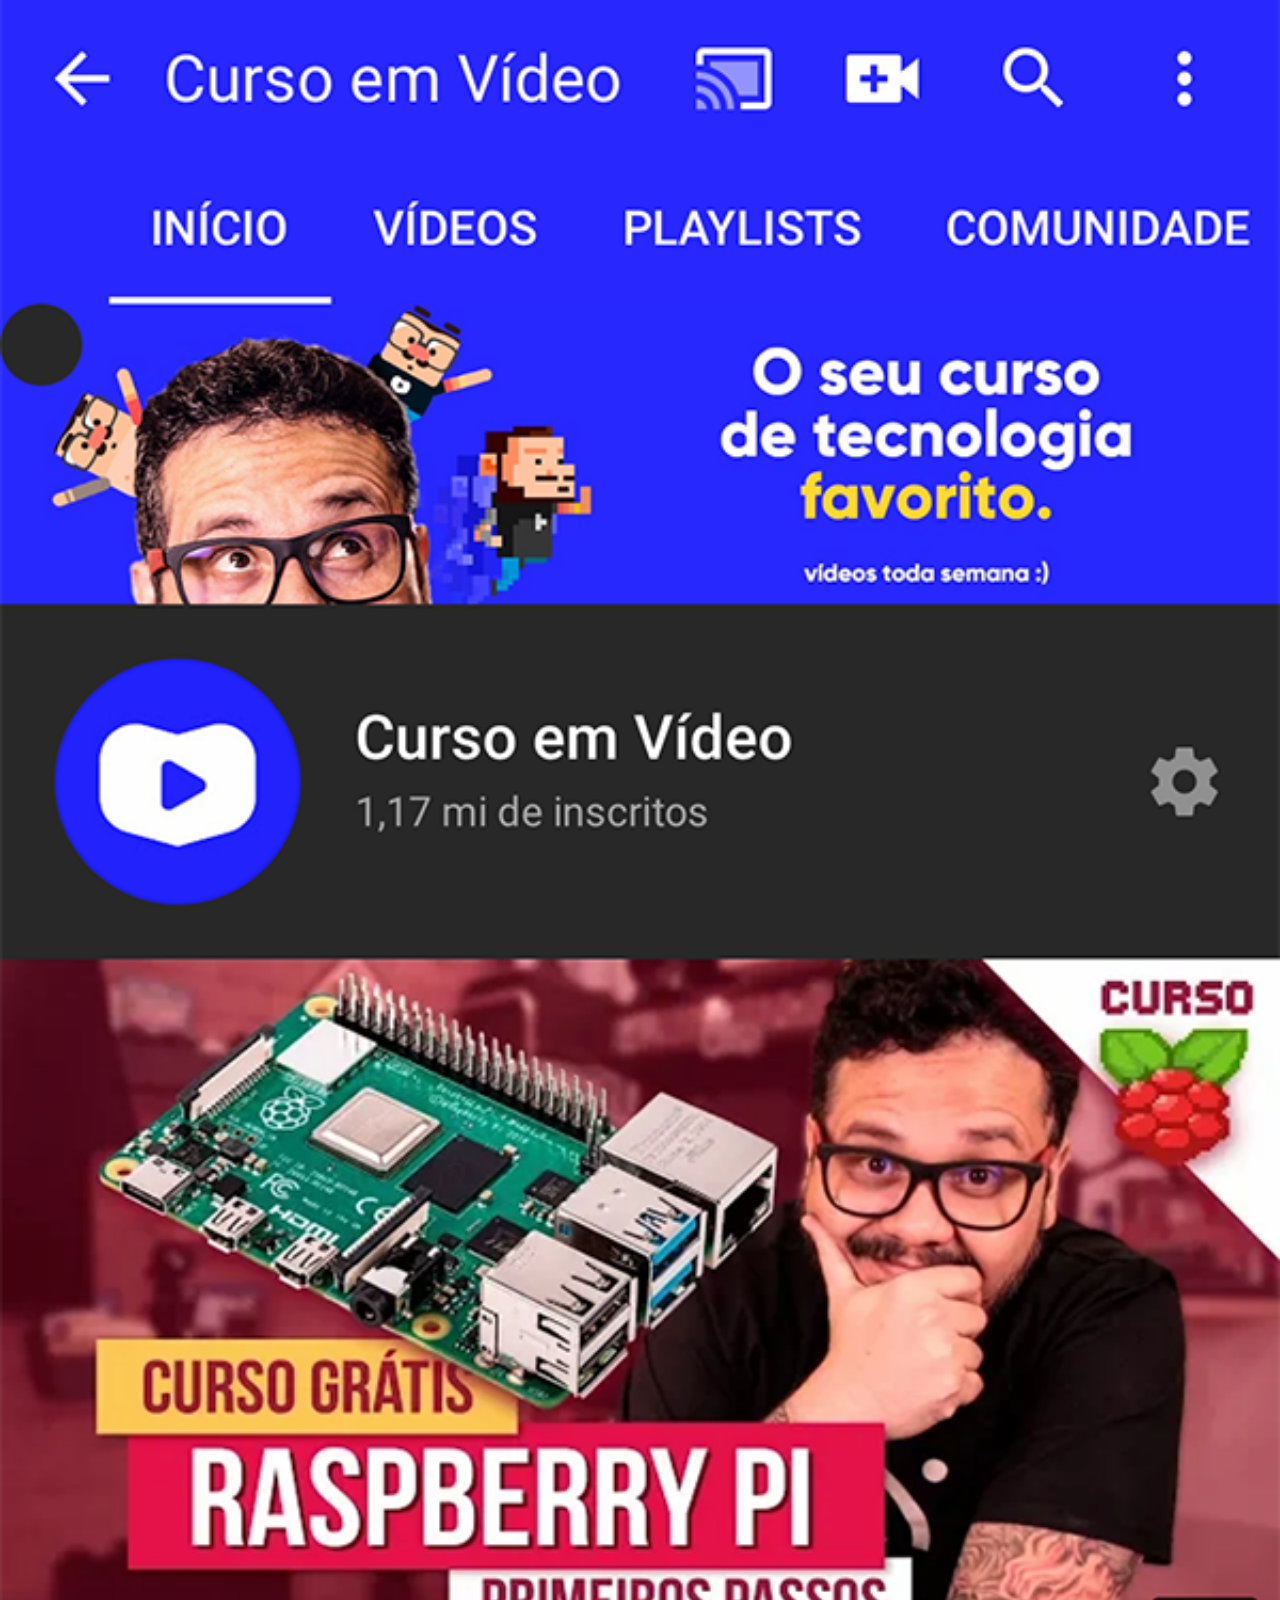
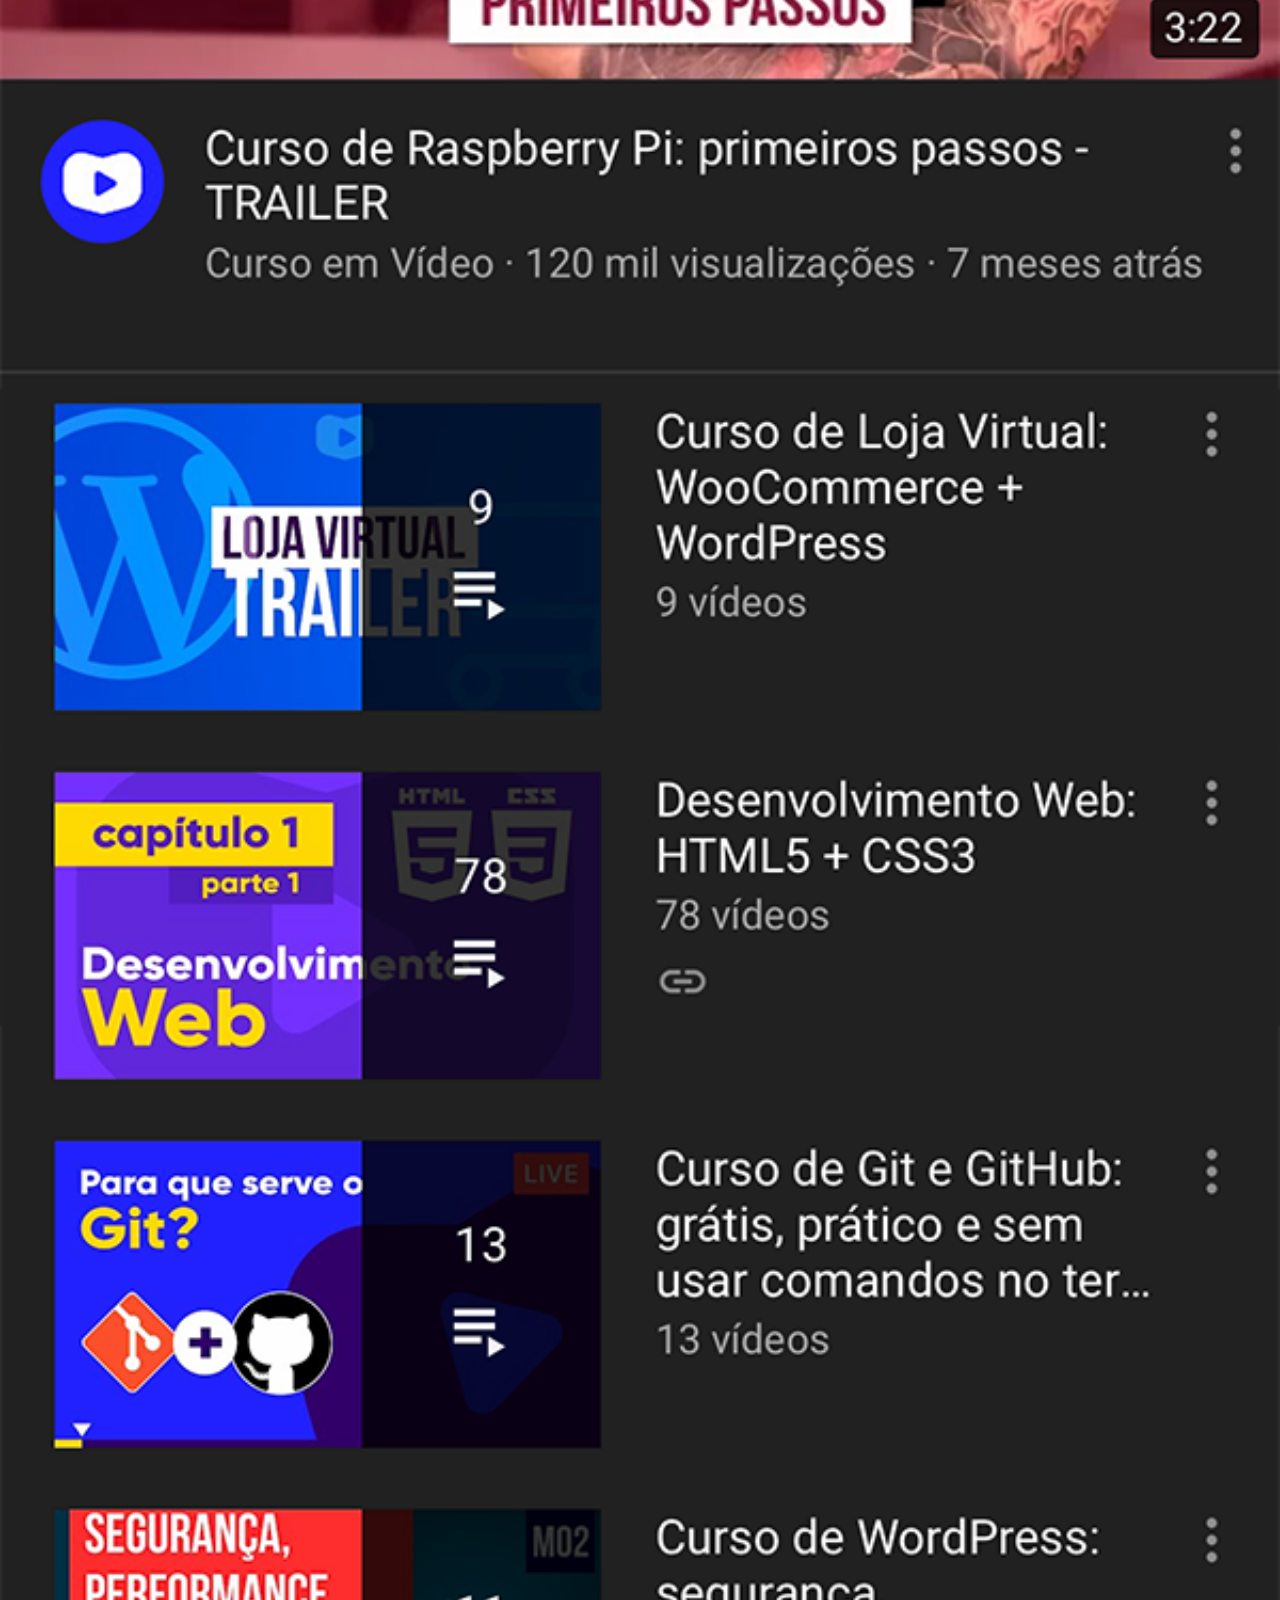
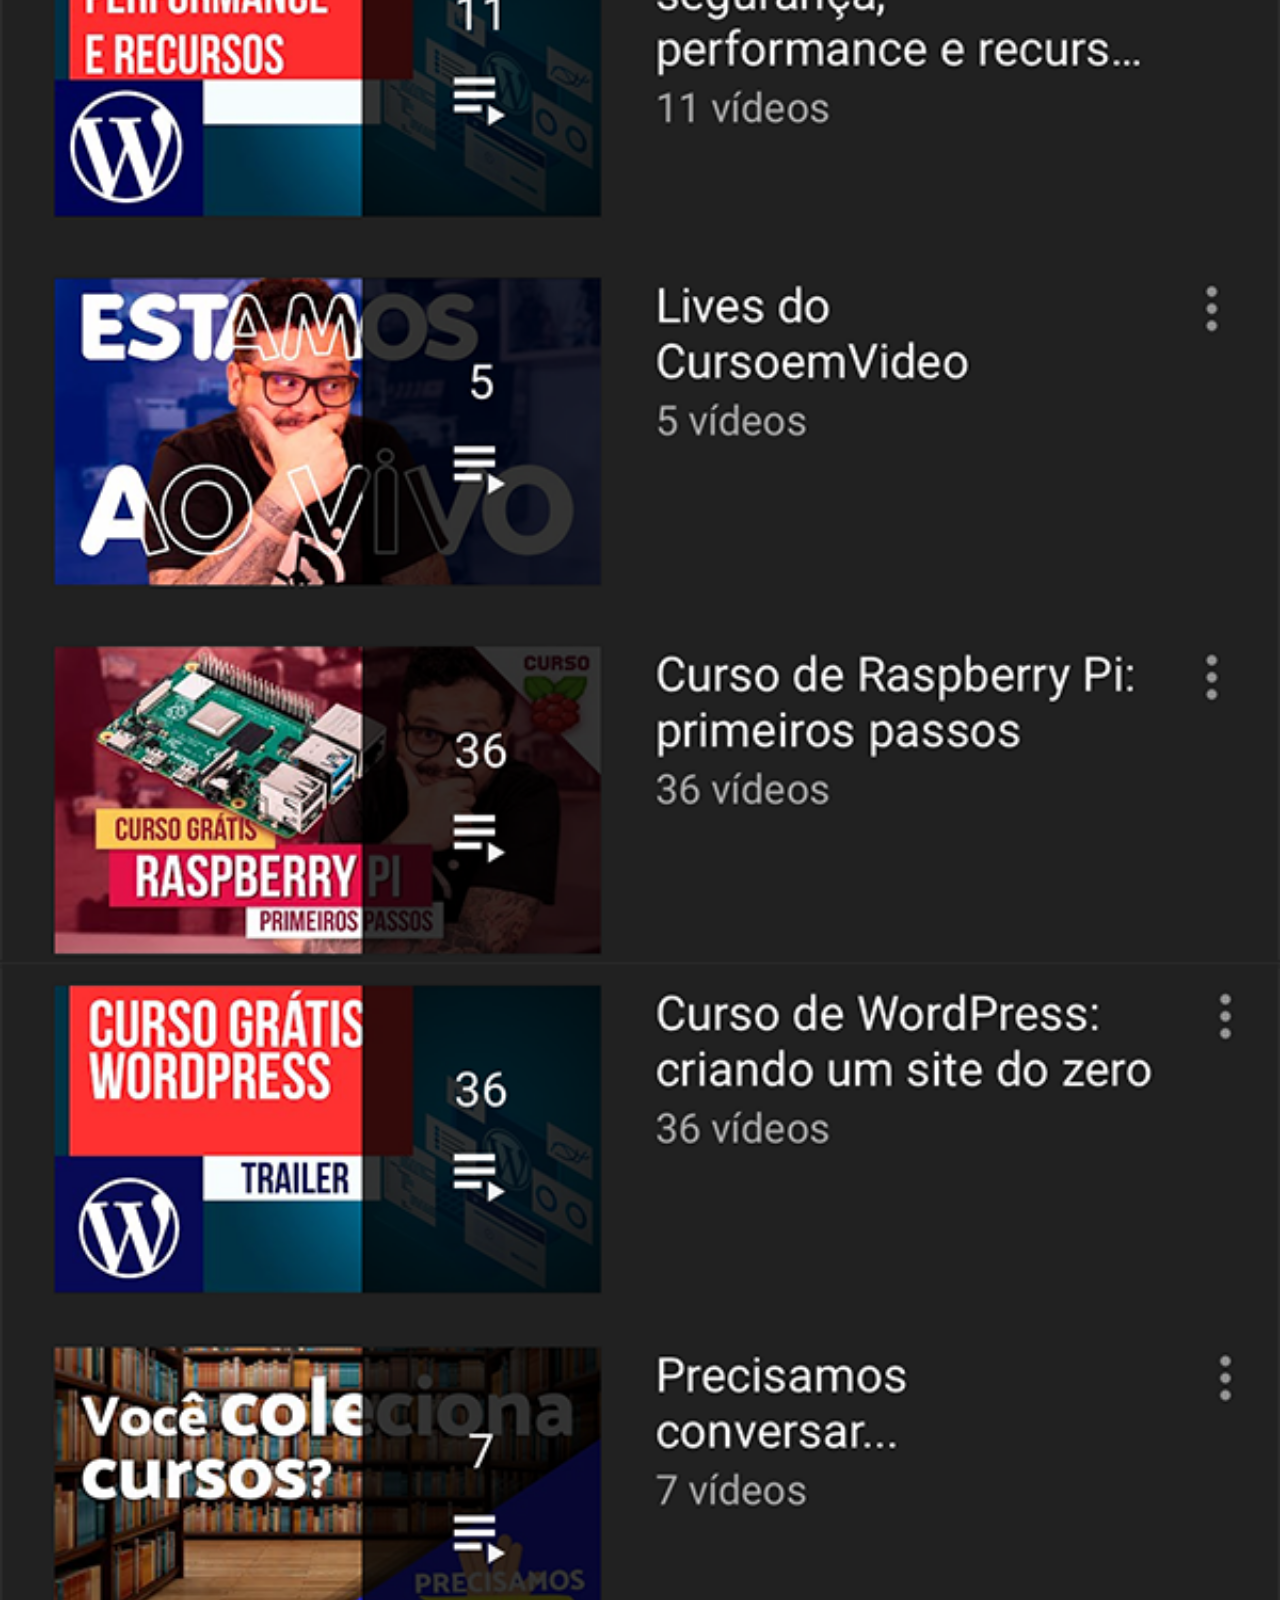
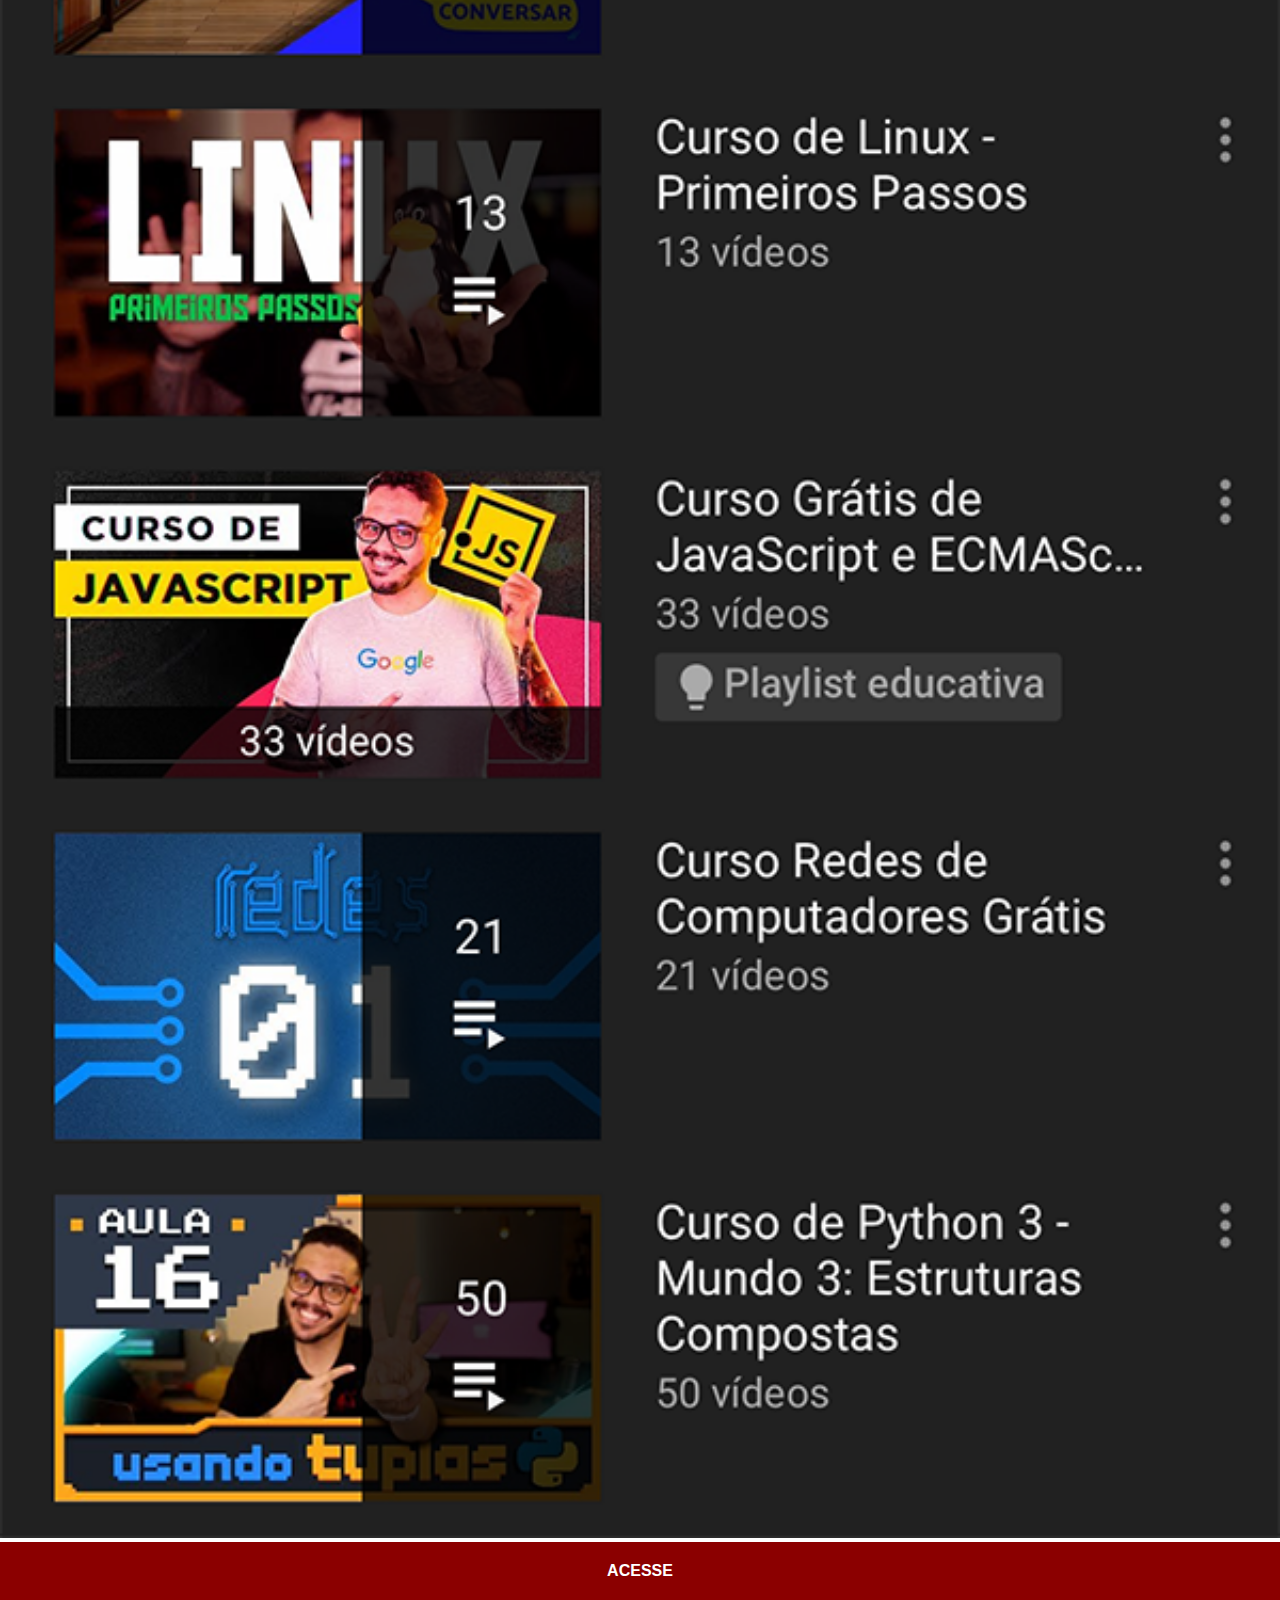
<file: youtube.html>
<!DOCTYPE html>
<html lang="pt-br">
<head>
    <meta charset="UTF-8">
    <meta name="viewport" content="width=device-width, initial-scale=1.0">
    <title>Youtube</title>
    <link rel="stylesheet" href="estilos/social.css">
</head>
<body>
    <img src="imagens/tela-youtube.png" alt="Youtube">
    <a href="https://www.youtube.com/user/cursosemvideo/playlists" target="_blank"> ACESSE</a>
</body>
</html>
</file>
<file: estilos/style.css>
@charset "UTF-8";

* {
    margin: 0px;
    padding: 0px;
    font-family: Arial, Helvetica, sans-serif;
}

html, body {
    height: 100vh;
    width: 100vw;
    background-color: black;
}

body {
    background: url(../imagens/fundo-madeira.jpg) no-repeat top center;
    background-size: cover;
    background-attachment: fixed;
}

main {
    height: 100vh;
    position: relative;
}

section#telefone {
    position: absolute;
    top: 50%;
    left: 50%;
    transform: translate(-50%, -50%);
    
    height: 627px;
    width: 311px;
    background-color: rgb(0, 0, 0);
    background: url(../imagens/frame-iphone.png) no-repeat;
}

iframe#tela {
    position: relative;
    top: 80px;
    left: 22px;
    width: 267px;
    height: 470px;
}

section#redes-sociais img {
    width: 50px;
    margin: 10px;
    border-radius: 50px;
    box-shadow: 2px 2px 2px rgba(0, 0, 0, 0.522);
    box-sizing: border-box;
}

section#redes-sociais img:hover {
    border: 2px solid rgba(255, 255, 255, 0.64);
    transform: translate(3px, 3px);
    box-shadow: 3px 3px 10px rgba(0, 0, 0, 0.524);
    transition: transform .3s, border .5s;
}
</file>
<file: estilos/social.css>
@charset "UTF-8";

* {
    margin: 0px;
    padding: 0px;
    font-family: Arial, Helvetica, sans-serif;
}

::-webkit-scrollbar {
    width: 0px;
    height: 0px;
}

img {
    width: 100vw;
}

a {
    display: block;
    background-color: darkred;
    padding: 20px;
    text-align: center;
    font-weight: bolder;
    text-decoration: none;
    color: white;
}

a:hover {
    background-color: red;
}
</file>
